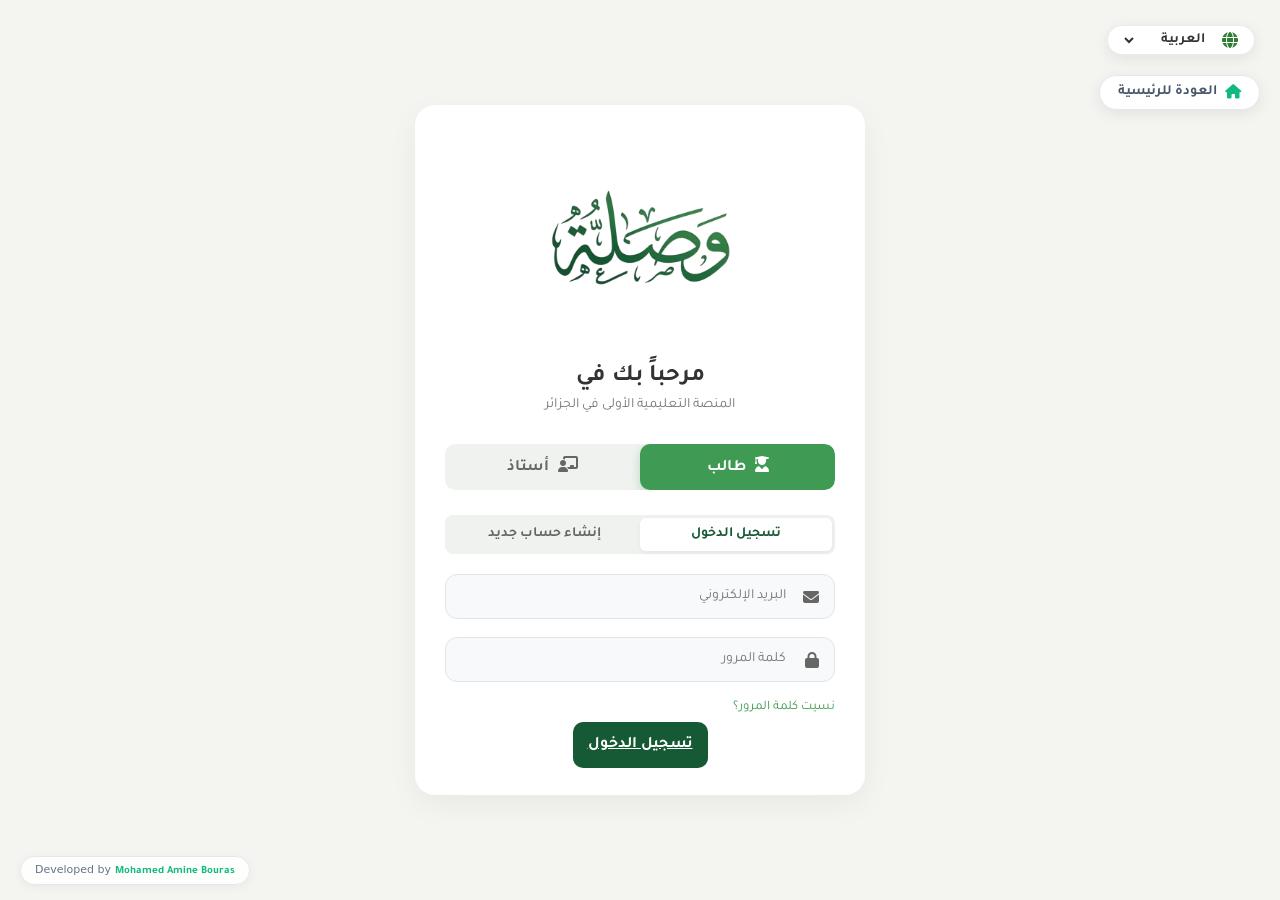
<file: index.html>
<!DOCTYPE html>
<html lang="ar" dir="rtl">
<head>
    <meta charset="UTF-8">
    <meta name="viewport" content="width=device-width, initial-scale=1.0">
    <title>وصلة - تسجيل الدخول</title>
    <link rel="icon" type="image/png" href="assets/icons/icon.png">
    <link rel="stylesheet" href="css/style.css">
    <!-- مكتبة الأيقونات -->
    <link rel="stylesheet" href="https://cdnjs.cloudflare.com/ajax/libs/font-awesome/6.5.1/css/all.min.css">
</head>
<body>

    <!-- قائمة اختيار اللغة العصرية والثابتة -->
    <!-- أدوات أعلى الصفحة: الترجمة وزر العودة -->
    <div class="top-nav-controls">
        <!-- 1. قائمة اختيار اللغة -->
        <div class="lang-switcher">
            <div class="lang-container-box">
                <i class="fa-solid fa-globe"></i>
                <select id="custom-lang-select">
                    <option value="ar">العربية</option>
                    <option value="en">English</option>
                    <option value="fr">Français</option>
                </select>
            </div>
        </div>

        <!-- 2. زر العودة للرئيسية (تحت الترجمة مباشرة بنفس الستايل) -->
        <a href="landing.html" class="back-home-float">
            <i class="fa-solid fa-house"></i>
            <span data-i18n="back_to_home">العودة للرئيسية</span>
        </a>
    </div>

    <div class="login-container">
        <!-- الشعار -->
        <div class="logo-box">
            <img src="assets/images/logo.png" id="main-logo" alt="شعار منصة وصلة" draggable="false">
            <h2 data-i18n="welcome_title">مرحباً بك في <span>وصلة</span></h2>
            <p data-i18n="welcome_desc">المنصة التعليمية الأولى في الجزائر</p>
        </div>

        <!-- أزرار التبديل الرئيسية (طالب / أستاذ) -->
        <div class="toggle-buttons">
            <button id="btn-student" class="active" onclick="switchRole('student')">
                <i class="fa-solid fa-user-graduate"></i> <span data-i18n="student_tab">طالب</span>
            </button>
            <button id="btn-teacher" onclick="switchRole('teacher')">
                <i class="fa-solid fa-chalkboard-user"></i> <span data-i18n="teacher_tab">أستاذ</span>
            </button>
        </div>

        <!-- ================= قسم الطالب ================= -->
        <div id="section-student" class="role-section active-section">
            <!-- تبديل فرعي (دخول / إنشاء حساب) -->
            <div class="sub-toggle">
                <button id="btn-student-login" class="sub-btn active" onclick="switchStudentMode('login')" data-i18n="sub_login">تسجيل الدخول</button>
                <button id="btn-student-register" class="sub-btn" onclick="switchStudentMode('register')" data-i18n="sub_student_register">إنشاء حساب جديد</button>
            </div>

            <!-- 1. نموذج تسجيل دخول الطالب -->
            <form id="form-student-login" class="auth-form active-sub-form">
                <div class="input-group">
                    <i class="fa-solid fa-envelope"></i>
                    <input type="email" placeholder="البريد الإلكتروني" data-i18n="email_placeholder" required>
                </div>
                <div class="input-group">
                    <i class="fa-solid fa-lock"></i>
                    <input type="password" placeholder="كلمة المرور" data-i18n="password_placeholder" required>
                </div>
                <a href="#" class="forgot-password" data-i18n="forgot_pass">نسيت كلمة المرور؟</a>
                <a href="courses.html" class="submit-btn" data-i18n="btn_login">تسجيل الدخول</a>
            </form>

            <!-- 2. نموذج إنشاء حساب الطالب -->
            <form id="form-student-register" class="auth-form">
                <div class="input-group">
                    <i class="fa-solid fa-user"></i>
                    <input type="text" placeholder="الاسم الكامل" data-i18n="fullname_placeholder" required>
                </div>
                <div class="input-group">
                    <i class="fa-solid fa-envelope"></i>
                    <input type="email" placeholder="البريد الإلكتروني" data-i18n="email_placeholder" required>
                </div>
                <div class="input-group">
                    <i class="fa-solid fa-lock"></i>
                    <input type="password" placeholder="كلمة المرور الجديدة" data-i18n="new_password_placeholder" required>
                </div>

                <!-- المرحلة التعليمية -->
                <div class="input-group">
                    <i class="fa-solid fa-graduation-cap"></i>
                    <select id="educational-level" class="dynamic-select" required>
                        <option value="" disabled selected data-i18n="edu_level_default">اختر المرحلة التعليمية</option>
                        <option value="bac" data-i18n="edu_bac">تعليم ثانوي (شعب الباكالوريا)</option>
                        <option value="univ" data-i18n="edu_univ">تعليم جامعي (التخصصات الجامعية)</option>
                        <option value="grandes_ecoles" data-i18n="edu_grandes_ecoles">المدارس العليا (Grandes Écoles)</option>
                    </select>
                </div>

                <!-- صندوق البحث والقائمة الظاهرة مباشرة في الأسفل -->
                <div class="specialty-box-wrapper" id="specialty-box-wrapper" style="display: none;">
                    <label class="specialty-label" data-i18n="select_specialty_label">اختر التخصص أو الشعبة:</label>
                    <div class="input-group specialty-search-group">
                        <i class="fa-solid fa-search"></i>
<input type="text" id="specialty-search-input" placeholder="ابحث عن التخصص أو الشعبة..." data-i18n="search_specialty_placeholder" autocomplete="off">                    </div>
                    <div class="specialty-scroll-list" id="specialty-options-list">
                        <!-- تُعبأ العناصر ديناميكياً هنا -->
                    </div>
                    <!-- حقل مخفي لضمان إرسال القيمة المختارة مع النموذج -->
                    <input type="hidden" id="specialty-hidden-input" required>
                </div>

                <button type="submit" class="submit-btn" data-i18n="btn_complete_reg">إتمام التسجيل</button>
            </form>
        </div>


        <!-- ================= قسم الأستاذ ================= -->
        <div id="section-teacher" class="role-section">
            <!-- تبديل فرعي (دخول / إنشاء حساب) -->
            <div class="sub-toggle">
                <button id="btn-teacher-login" class="sub-btn active" onclick="switchTeacherMode('login')" data-i18n="sub_login">تسجيل الدخول</button>
                <button id="btn-teacher-register" class="sub-btn" onclick="switchTeacherMode('register')" data-i18n="sub_teacher_register">إنشاء حساب أستاذ</button>
            </div>

            <!-- 1. نموذج تسجيل دخول الأستاذ -->
            <form id="form-teacher-login" class="auth-form active-sub-form">
                <div class="input-group">
                    <i class="fa-solid fa-envelope"></i>
                    <input type="email" placeholder="البريد الإلكتروني للأستاذ" data-i18n="teacher_email_placeholder" required>
                </div>
                <div class="input-group">
                    <i class="fa-solid fa-lock"></i>
                    <input type="password" placeholder="كلمة المرور" data-i18n="password_placeholder" required>
                </div>
                <a href="#" class="forgot-password" data-i18n="forgot_pass">نسيت كلمة المرور؟</a>
                <button type="submit" class="submit-btn" data-i18n="btn_teacher_dashboard">دخول لوحة الأستاذ</button>
            </form>

            <!-- 2. نموذج إنشاء حساب الأستاذ -->
            <form id="form-teacher-register" class="auth-form">
                <div class="input-group">
                    <i class="fa-solid fa-user"></i>
                    <input type="text" placeholder="الاسم الكامل للأستاذ" data-i18n="teacher_fullname_placeholder" required>
                </div>
                <div class="input-group">
                    <i class="fa-solid fa-envelope"></i>
                    <input type="email" placeholder="البريد الإلكتروني" data-i18n="email_placeholder" required>
                </div>
                <div class="input-group">
                    <i class="fa-solid fa-lock"></i>
                    <input type="password" placeholder="كلمة المرور" data-i18n="password_placeholder" required>
                </div>
                <div class="input-group highlight-input">
                    <i class="fa-solid fa-key"></i>
                    <input type="text" placeholder="كود التفعيل (من الإدارة)" data-i18n="code_placeholder" required>
                </div>
                <button type="submit" class="submit-btn" data-i18n="btn_create_teacher">إنشاء حساب أستاذ جديد</button>
            </form>
        </div>

    </div>

    <!-- ملفات الجافاسكريفت -->
    <script src="js/translations.js"></script>
    <script src="js/i18n.js"></script>
    <script src="js/main.js"></script>
    <!-- حقوق المطور -->

<script>
    document.querySelectorAll('form').forEach(function(form) {
        form.addEventListener('submit', function(e) {
            e.preventDefault();
            window.location.href = 'courses.html';
        });
    });
</script>

</body>
</html>
</file>
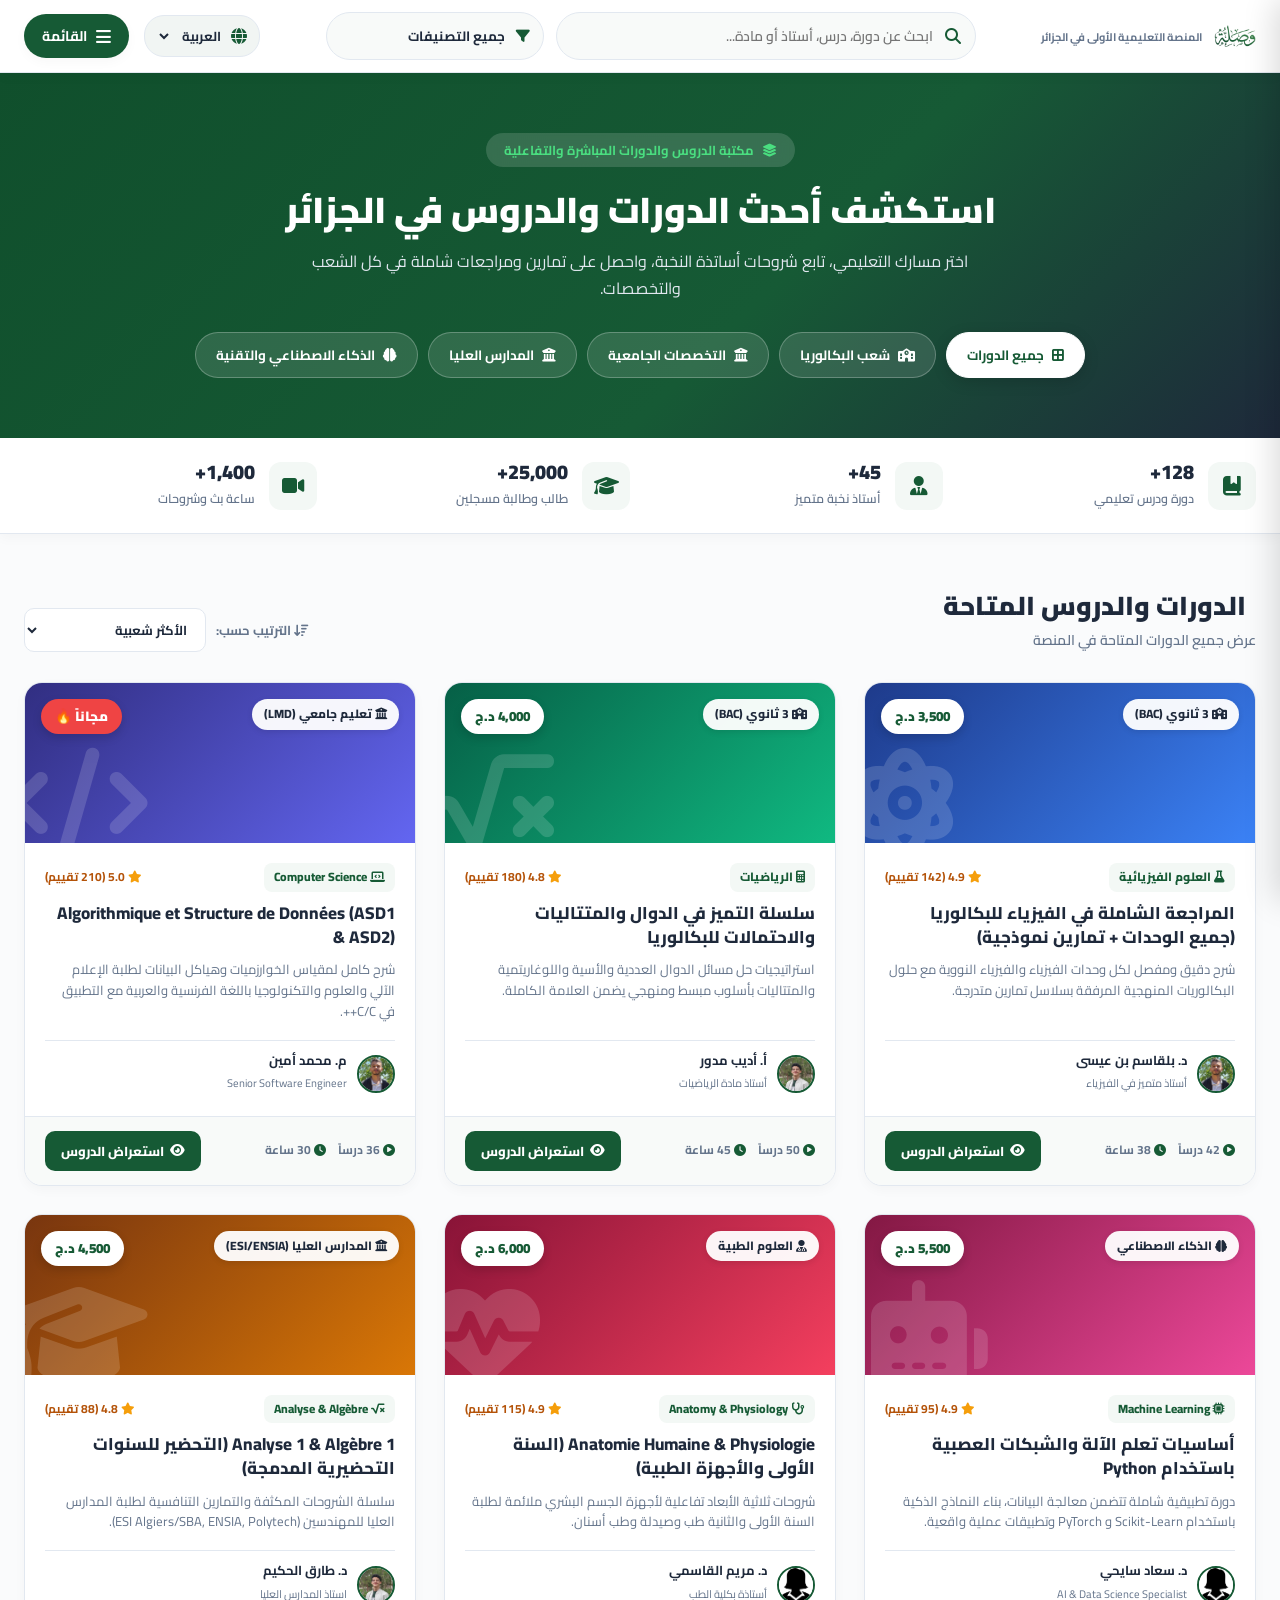
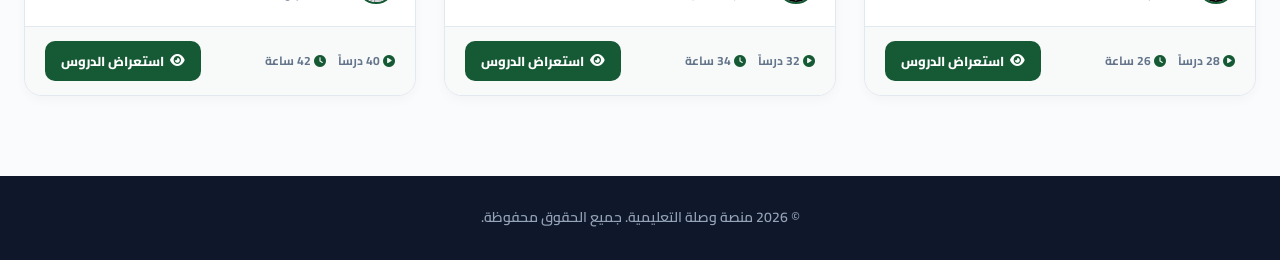
<file: courses.html>
<!DOCTYPE html>
<html lang="ar" dir="rtl">
<head>
    <meta charset="UTF-8">
    <meta name="viewport" content="width=device-width, initial-scale=1.0">
    <title>منصة وصلة - استكشاف الدورات والدروس</title>
    <link rel="icon" type="image/png" href="assets/icons/icon.png">
    <link href="https://fonts.googleapis.com/css2?family=Cairo:wght@400;600;700;800;900&display=swap" rel="stylesheet">
    <link rel="stylesheet" href="https://cdnjs.cloudflare.com/ajax/libs/font-awesome/6.5.1/css/all.min.css">
    <link rel="stylesheet" href="css/courses.css">
</head>
<body>

    <!-- ================= الشريط العلوي (Top Toolbar) ================= -->
    <header class="navbar courses-navbar">
        <div class="nav-container courses-nav-container">
            
            <!-- 1. الشعار واسم الصفحة -->
            <a href="landing.html" class="brand-logo">
                <img src="assets/images/logo.png" alt="شعار وصلة" class="nav-logo-img" draggable="false">
                <div class="logo-text">
                    <span data-i18n="logo_sub">تصفح الدورات والدروس</span>
                </div>
            </a>

            <!-- 2. شريط البحث والتصنيفات في الوسط -->
            <div class="toolbar-center">
                <div class="search-box">
                    <i class="fa-solid fa-magnifying-glass search-icon"></i>
                    <input type="text" id="course-search-input" placeholder="ابحث عن دورة، درس، أستاذ أو مادة..." autocomplete="off">
                    <button class="clear-search-btn" id="clear-search-btn" title="مسح البحث" style="display: none;">
                        <i class="fa-solid fa-xmark"></i>
                    </button>
                </div>

                <div class="category-select-wrapper">
                    <i class="fa-solid fa-filter filter-icon"></i>
                    <select id="top-category-select">
                        <option value="all">جميع التصنيفات</option>
                        <option value="bac">تعليم ثانوي (البكالوريا)</option>
                        <option value="univ">تعليم جامعي (التخصصات)</option>
                        <option value="grandes_ecoles">المدارس العليا</option>
                        <option value="ai_tech">الذكاء الاصطناعي والبرمجة</option>
                    </select>
                </div>
            </div>

            <!-- 3. الأدوات العلوية وزر القائمة العلوية الثلاثية (Hamburger) -->
            <div class="nav-actions">
                <div class="lang-selector">
                    <i class="fa-solid fa-globe"></i>
                    <select id="custom-lang-select">
                        <option value="ar">العربية</option>
                        <option value="fr">Français</option>
                        <option value="en">English</option>
                    </select>
                </div>

                <!-- زر القائمة الجانبية Hamburger (3 bars) في أعلى اليمين -->
                <button class="hamburger-btn" id="hamburger-btn" aria-label="فتح القائمة الجانبية" title="القائمة الجانبية">
                    <i class="fa-solid fa-bars"></i>
                    <span class="hamburger-label">القائمة</span>
                </button>
            </div>

        </div>
    </header>


    <!-- ================= اللوحة الجانبية (Side Panel / Drawer) ================= -->
    <div class="side-panel-overlay" id="side-panel-overlay"></div>
    
    <aside class="side-panel" id="side-panel">
        <div class="panel-header">
            <div class="panel-brand">
                <i class="fa-solid fa-graduation-cap"></i>
                <h3>وصلة التعليمية</h3>
            </div>
            <button class="close-panel-btn" id="close-panel-btn" aria-label="إغلاق القائمة">&times;</button>
        </div>

        <!-- أزرار اختيار صفة المستخدم لتجربة القائمة الجانبية -->
        <div class="role-selector-bar">
            <span class="role-selector-title"><i class="fa-solid fa-user-gear"></i> وضع المعاينة:</span>
            <div class="role-pills">
                <button class="role-pill active" data-role="guest" onclick="switchSidePanelRole('guest')">زائر</button>
                <button class="role-pill" data-role="student" onclick="switchSidePanelRole('student')">طالب</button>
                <button class="role-pill" data-role="teacher" onclick="switchSidePanelRole('teacher')">أستاذ</button>
            </div>
        </div>

        <div class="panel-body">

            <!-- 1. محتوى حالة الزائر (غير مسجل) -->
            <div class="panel-role-section panel-role-guest active-role-view">
                <div class="guest-card">
                    <div class="guest-icon"><i class="fa-solid fa-circle-user"></i></div>
                    <h4>مرحباً بك في منصة وصلة</h4>
                    <p>قم بتسجيل الدخول أو إنشاء حساب جديد للوصول إلى دوراتك، تتبع تقدمك أو إدارة دروسك كأستاذ.</p>
                    <div class="guest-actions">
                        <a href="index.html" class="panel-btn panel-btn-primary">
                            <i class="fa-solid fa-right-to-bracket"></i> تسجيل الدخول
                        </a>
                        <a href="index.html" class="panel-btn panel-btn-secondary">
                            <i class="fa-solid fa-user-plus"></i> إنشاء حساب جديد
                        </a>
                    </div>
                </div>

                <div class="panel-divider"></div>

                <ul class="panel-menu">
                    <li><a href="landing.html"><i class="fa-solid fa-house"></i> الرئيسية</a></li>
                    <li><a href="#" onclick="filterCoursesByCategory('all'); closeSidePanel();"><i class="fa-solid fa-book"></i> جميع الدورات والدروس</a></li>
                    <li><a href="landing.html#pricingModal"><i class="fa-solid fa-gem"></i> خطط الاشتراكات</a></li>
                </ul>
            </div>

            <!-- 2. محتوى خيارات الطالب (Student Options) -->
            <div class="panel-role-section panel-role-student">
                <div class="user-profile-badge">
                    <div class="user-avatar"><i class="fa-solid fa-user-graduate"></i></div>
                    <div class="user-info">
                        <h4>أحمد بن محمد</h4>
                        <span class="user-tag student-tag"><i class="fa-solid fa-check-circle"></i> حساب طالب (علوم تجريبية)</span>
                    </div>
                </div>

                <div class="panel-section-title">خيارات الطالب</div>

                <ul class="panel-menu student-menu">
                    <li>
                        <a href="#" onclick="openPanelFeature('student-courses')">
                            <i class="fa-solid fa-book-open icon-accent"></i>
                            <span>دوراتي</span>
                            <span class="menu-badge">4 دورات</span>
                        </a>
                    </li>
                    <li>
                        <a href="#" onclick="openPanelFeature('student-progress')">
                            <i class="fa-solid fa-chart-line icon-accent"></i>
                            <span>تقدّمي الدراسي</span>
                            <span class="menu-badge badge-green">78%</span>
                        </a>
                    </li>
                    <li>
                        <a href="#" onclick="openPanelFeature('student-purchases')">
                            <i class="fa-solid fa-bag-shopping icon-accent"></i>
                            <span>مشترياتي</span>
                        </a>
                    </li>
                    <li>
                        <a href="#" onclick="openPanelFeature('settings')">
                            <i class="fa-solid fa-gear icon-accent"></i>
                            <span>الإعدادات</span>
                        </a>
                    </li>
                    <li>
                        <a href="#" onclick="openPanelFeature('profile')">
                            <i class="fa-solid fa-user icon-accent"></i>
                            <span>ملفي الشخصي</span>
                        </a>
                    </li>
                </ul>

                <div class="panel-divider"></div>

                <a href="index.html" class="panel-logout-btn">
                    <i class="fa-solid fa-right-from-bracket"></i> تسجيل الخروج
                </a>
            </div>

            <!-- 3. محتوى خيارات الأستاذ (Teacher Options) -->
            <div class="panel-role-section panel-role-teacher">
                <div class="user-profile-badge teacher-badge-bg">
                    <div class="user-avatar teacher-avatar"><i class="fa-solid fa-chalkboard-user"></i></div>
                    <div class="user-info">
                        <h4>د. بلقاسم بن عيسى</h4>
                        <span class="user-tag teacher-tag"><i class="fa-solid fa-award"></i> أستاذ معتمد (فيزياء ورياضيات)</span>
                    </div>
                </div>

                <div class="panel-section-title">خيارات الأستاذ</div>

                <ul class="panel-menu teacher-menu">
                    <li>
                        <a href="teacher.html">
                            <i class="fa-solid fa-gauge-high icon-teacher"></i>
                            <span>لوحة التحكم والإحصائيات</span>
                            <span class="menu-badge badge-gold">التحليلات</span>
                        </a>
                    </li>
                    <li>
                        <a href="#" onclick="openPanelFeature('teacher-courses')">
                            <i class="fa-solid fa-chalkboard-user icon-teacher"></i>
                            <span>دوراتي</span>
                            <span class="menu-badge">6 دورات</span>
                        </a>
                    </li>
                    <li>
                        <a href="#" onclick="openPanelFeature('profile')">
                            <i class="fa-solid fa-user-tie icon-teacher"></i>
                            <span>ملفي الشخصي</span>
                        </a>
                    </li>
                    <li>
                        <a href="#" onclick="openPanelFeature('teacher-earnings')">
                            <i class="fa-solid fa-sack-dollar icon-teacher"></i>
                            <span>الأرباح والسحوبات</span>
                            <span class="menu-badge badge-green">145,000 د.ج</span>
                        </a>
                    </li>
                </ul>

                <div class="panel-divider"></div>

                <a href="index.html" class="panel-logout-btn">
                    <i class="fa-solid fa-right-from-bracket"></i> تسجيل الخروج
                </a>
            </div>

        </div>

        <div class="panel-footer">
            <p>© 2026 منصة وصلة التعليمية</p>
        </div>
    </aside>


    <!-- ================= قسم الهيرو والتصفح (Courses Hero Banner) ================= -->
    <section class="courses-hero">
        <div class="courses-hero-container">
            <div class="hero-chip">
                <i class="fa-solid fa-layer-group"></i>
                <span>مكتبة الدروس والدورات المباشرة والتفاعلية</span>
            </div>
            <h1>استكشف أحدث الدورات والدروس في الجزائر</h1>
            <p>اختر مسارك التعليمي، تابع شروحات أساتذة النخبة، واحصل على تمارين ومراجعات شاملة في كل الشعب والتخصصات.</p>

            <!-- شريط التصنيفات السريعة (Filter Chips) -->
            <div class="filter-chips">
                <button class="chip-btn active" data-filter="all" onclick="filterCoursesByCategory('all')">
                    <i class="fa-solid fa-border-all"></i> جميع الدورات
                </button>
                <button class="chip-btn" data-filter="bac" onclick="filterCoursesByCategory('bac')">
                    <i class="fa-solid fa-school"></i> شعب البكالوريا
                </button>
                <button class="chip-btn" data-filter="univ" onclick="filterCoursesByCategory('univ')">
                    <i class="fa-solid fa-university"></i> التخصصات الجامعية
                </button>
                <button class="chip-btn" data-filter="grandes_ecoles" onclick="filterCoursesByCategory('grandes_ecoles')">
                    <i class="fa-solid fa-building-columns"></i> المدارس العليا
                </button>
                <button class="chip-btn" data-filter="ai_tech" onclick="filterCoursesByCategory('ai_tech')">
                    <i class="fa-solid fa-brain"></i> الذكاء الاصطناعي والتقنية
                </button>
            </div>
        </div>
    </section>


    <!-- ================= شريط الإحصائيات السريعة ================= -->
    <section class="stats-bar-section">
        <div class="stats-bar-container">
            <div class="stat-item">
                <div class="stat-icon"><i class="fa-solid fa-book-bookmark"></i></div>
                <div class="stat-text">
                    <strong id="total-courses-count">128+</strong>
                    <span>دورة ودرس تعليمي</span>
                </div>
            </div>
            <div class="stat-item">
                <div class="stat-icon"><i class="fa-solid fa-user-tie"></i></div>
                <div class="stat-text">
                    <strong>45+</strong>
                    <span>أستاذ نخبة متميز</span>
                </div>
            </div>
            <div class="stat-item">
                <div class="stat-icon"><i class="fa-solid fa-graduation-cap"></i></div>
                <div class="stat-text">
                    <strong>25,000+</strong>
                    <span>طالب وطالبة مسجلين</span>
                </div>
            </div>
            <div class="stat-item">
                <div class="stat-icon"><i class="fa-solid fa-video"></i></div>
                <div class="stat-text">
                    <strong>1,400+</strong>
                    <span>ساعة بث وشروحات</span>
                </div>
            </div>
        </div>
    </section>


    <!-- ================= معرض الدورات والدروس المتاحة (Courses Grid) ================= -->
    <main class="main-courses-container">
        
        <div class="section-title-wrapper">
            <div class="title-right">
                <h2><i class="fa-solid fa-sparkles icon-emerald"></i> الدورات والدروس المتاحة</h2>
                <p id="search-result-status">عرض جميع الدورات المتاحة في المنصة</p>
            </div>
            <div class="view-sort-actions">
                <span class="sort-label"><i class="fa-solid fa-arrow-down-wide-short"></i> الترتيب حسب:</span>
                <select id="sort-courses-select" onchange="sortCoursesList(this.value)">
                    <option value="popular">الأكثر شعبية</option>
                    <option value="rating">الأعلى تقييماً</option>
                    <option value="newest">الأحدث إضافة</option>
                    <option value="price-low">السعر: من الأقل للأعلى</option>
                </select>
            </div>
        </div>

        <!-- شبكة الدورات -->
        <div class="courses-grid" id="courses-grid">
            
            <!-- دورة 1: الفيزياء - بكالوريا -->
            <article class="course-card" data-category="bac" data-price="3500" data-rating="4.9" data-popularity="98">
                <div class="course-thumb thumb-phy">
                    <span class="level-tag tag-bac"><i class="fa-solid fa-school"></i> 3 ثانوي (BAC)</span>
                    <span class="price-badge">3,500 د.ج</span>
                    <i class="fa-solid fa-atom course-bg-icon"></i>
                </div>
                <div class="course-body">
                    <div class="course-meta-top">
                        <span class="subject-chip"><i class="fa-solid fa-flask"></i> العلوم الفيزيائية</span>
                        <span class="rating-stars"><i class="fa-solid fa-star"></i> 4.9 (142 تقييم)</span>
                    </div>
                    <h3 class="course-title">المراجعة الشاملة في الفيزياء للبكالوريا (جميع الوحدات + تمارين نموذجية)</h3>
                    <p class="course-desc">شرح دقيق ومفصل لكل وحدات الفيزياء والفيزياء النووية مع حلول البكالوريات المنهجية المرفقة بسلاسل تمارين متدرجة.</p>
                    <div class="teacher-info">
                        <img src="assets/images/dev1.png" alt="أستاذ الفيزياء" class="teacher-img">
                        <div>
                            <strong>د. بلقاسم بن عيسى</strong>
                            <small>أستاذ متميز في الفيزياء</small>
                        </div>
                    </div>
                </div>
                <div class="course-footer">
                    <div class="course-details-pills">
                        <span><i class="fa-solid fa-circle-play"></i> 42 درساً</span>
                        <span><i class="fa-solid fa-clock"></i> 38 ساعة</span>
                    </div>
                    <button class="btn-view-course" onclick="openCoursePreview('phys_bac')">
                        <i class="fa-solid fa-eye"></i> استعراض الدروس
                    </button>
                </div>
            </article>

            <!-- دورة 2: الرياضيات - بكالوريا -->
            <article class="course-card" data-category="bac" data-price="4000" data-rating="4.8" data-popularity="95">
                <div class="course-thumb thumb-math">
                    <span class="level-tag tag-bac"><i class="fa-solid fa-school"></i> 3 ثانوي (BAC)</span>
                    <span class="price-badge">4,000 د.ج</span>
                    <i class="fa-solid fa-square-root-variable course-bg-icon"></i>
                </div>
                <div class="course-body">
                    <div class="course-meta-top">
                        <span class="subject-chip"><i class="fa-solid fa-calculator"></i> الرياضيات</span>
                        <span class="rating-stars"><i class="fa-solid fa-star"></i> 4.8 (180 تقييم)</span>
                    </div>
                    <h3 class="course-title">سلسلة التميز في الدوال والمتتاليات والاحتمالات للبكالوريا</h3>
                    <p class="course-desc">استراتيجيات حل مسائل الدوال العددية والأسية واللوغاريتمية والمتتاليات بأسلوب مبسط ومنهجي يضمن العلامة الكاملة.</p>
                    <div class="teacher-info">
                        <img src="assets/images/dev3.png" alt="أستاذ الرياضيات" class="teacher-img">
                        <div>
                            <strong>أ. أديب مدور</strong>
                            <small>أستاذ مادة الرياضيات</small>
                        </div>
                    </div>
                </div>
                <div class="course-footer">
                    <div class="course-details-pills">
                        <span><i class="fa-solid fa-circle-play"></i> 50 درساً</span>
                        <span><i class="fa-solid fa-clock"></i> 45 ساعة</span>
                    </div>
                    <button class="btn-view-course" onclick="openCoursePreview('math_bac')">
                        <i class="fa-solid fa-eye"></i> استعراض الدروس
                    </button>
                </div>
            </article>

            <!-- دورة 3: الإعلام الآلي والخوارزميات - جامعة -->
            <article class="course-card" data-category="univ" data-price="0" data-rating="5.0" data-popularity="100">
                <div class="course-thumb thumb-cs">
                    <span class="level-tag tag-univ"><i class="fa-solid fa-university"></i> تعليم جامعي (LMD)</span>
                    <span class="price-badge free-badge">مجاناً 🔥</span>
                    <i class="fa-solid fa-code course-bg-icon"></i>
                </div>
                <div class="course-body">
                    <div class="course-meta-top">
                        <span class="subject-chip"><i class="fa-solid fa-laptop-code"></i> Computer Science</span>
                        <span class="rating-stars"><i class="fa-solid fa-star"></i> 5.0 (210 تقييم)</span>
                    </div>
                    <h3 class="course-title">Algorithmique et Structure de Données (ASD1 & ASD2)</h3>
                    <p class="course-desc">شرح كامل لمقياس الخوارزميات وهياكل البيانات لطلبة الإعلام الآلي والعلوم والتكنولوجيا باللغة الفرنسية والعربية مع التطبيق في C/C++.</p>
                    <div class="teacher-info">
                        <img src="assets/images/dev1.png" alt="أستاذ الإعلام الآلي" class="teacher-img">
                        <div>
                            <strong>م. محمد أمين</strong>
                            <small>Senior Software Engineer</small>
                        </div>
                    </div>
                </div>
                <div class="course-footer">
                    <div class="course-details-pills">
                        <span><i class="fa-solid fa-circle-play"></i> 36 درساً</span>
                        <span><i class="fa-solid fa-clock"></i> 30 ساعة</span>
                    </div>
                    <button class="btn-view-course" onclick="openCoursePreview('cs_asd')">
                        <i class="fa-solid fa-eye"></i> استعراض الدروس
                    </button>
                </div>
            </article>

            <!-- دورة 4: الذكاء الاصطناعي - المدارس العليا والتخصصات -->
            <article class="course-card" data-category="ai_tech" data-price="5500" data-rating="4.9" data-popularity="92">
                <div class="course-thumb thumb-ai">
                    <span class="level-tag tag-ge"><i class="fa-solid fa-brain"></i> الذكاء الاصطناعي</span>
                    <span class="price-badge">5,500 د.ج</span>
                    <i class="fa-solid fa-robot course-bg-icon"></i>
                </div>
                <div class="course-body">
                    <div class="course-meta-top">
                        <span class="subject-chip"><i class="fa-solid fa-microchip"></i> Machine Learning</span>
                        <span class="rating-stars"><i class="fa-solid fa-star"></i> 4.9 (95 تقييم)</span>
                    </div>
                    <h3 class="course-title">أساسيات تعلم الآلة والشبكات العصبية باستخدام Python</h3>
                    <p class="course-desc">دورة تطبيقية شاملة تتضمن معالجة البيانات، بناء النماذج الذكية باستخدام Scikit-Learn و PyTorch وتطبيقات عملية واقعية.</p>
                    <div class="teacher-info">
                        <img src="assets/images/dev2.png" alt="أستاذة الذكاء الاصطناعي" class="teacher-img">
                        <div>
                            <strong>د. سعاد سايحي</strong>
                            <small>AI & Data Science Specialist</small>
                        </div>
                    </div>
                </div>
                <div class="course-footer">
                    <div class="course-details-pills">
                        <span><i class="fa-solid fa-circle-play"></i> 28 درساً</span>
                        <span><i class="fa-solid fa-clock"></i> 26 ساعة</span>
                    </div>
                    <button class="btn-view-course" onclick="openCoursePreview('ai_ml')">
                        <i class="fa-solid fa-eye"></i> استعراض الدروس
                    </button>
                </div>
            </article>

            <!-- دورة 5: العلوم الطبية - طب وصيدلة -->
            <article class="course-card" data-category="univ" data-price="6000" data-rating="4.9" data-popularity="89">
                <div class="course-thumb thumb-med">
                    <span class="level-tag tag-univ"><i class="fa-solid fa-user-doctor"></i> العلوم الطبية</span>
                    <span class="price-badge">6,000 د.ج</span>
                    <i class="fa-solid fa-heart-pulse course-bg-icon"></i>
                </div>
                <div class="course-body">
                    <div class="course-meta-top">
                        <span class="subject-chip"><i class="fa-solid fa-stethoscope"></i> Anatomy & Physiology</span>
                        <span class="rating-stars"><i class="fa-solid fa-star"></i> 4.9 (115 تقييم)</span>
                    </div>
                    <h3 class="course-title">Anatomie Humaine & Physiologie (السنة الأولى والأجهزة الطبية)</h3>
                    <p class="course-desc">شروحات ثلاثية الأبعاد تفاعلية لأجهزة الجسم البشري ملائمة لطلبة السنة الأولى والثانية طب وصيدلة وطب أسنان.</p>
                    <div class="teacher-info">
                        <img src="assets/images/dev2.png" alt="أستاذة الطب" class="teacher-img">
                        <div>
                            <strong>د. مريم القاسمي</strong>
                            <small>أستاذة بكلية الطب</small>
                        </div>
                    </div>
                </div>
                <div class="course-footer">
                    <div class="course-details-pills">
                        <span><i class="fa-solid fa-circle-play"></i> 32 درساً</span>
                        <span><i class="fa-solid fa-clock"></i> 34 ساعة</span>
                    </div>
                    <button class="btn-view-course" onclick="openCoursePreview('med_anat')">
                        <i class="fa-solid fa-eye"></i> استعراض الدروس
                    </button>
                </div>
            </article>

            <!-- دورة 6: تحضير مسابقة المدارس العليا (ESI / ENSIA) -->
            <article class="course-card" data-category="grandes_ecoles" data-price="4500" data-rating="4.8" data-popularity="87">
                <div class="course-thumb thumb-ge">
                    <span class="level-tag tag-ge"><i class="fa-solid fa-building-columns"></i> المدارس العليا (ESI/ENSIA)</span>
                    <span class="price-badge">4,500 د.ج</span>
                    <i class="fa-solid fa-graduation-cap course-bg-icon"></i>
                </div>
                <div class="course-body">
                    <div class="course-meta-top">
                        <span class="subject-chip"><i class="fa-solid fa-square-root-variable"></i> Analyse & Algèbre</span>
                        <span class="rating-stars"><i class="fa-solid fa-star"></i> 4.8 (88 تقييم)</span>
                    </div>
                    <h3 class="course-title">Analyse 1 & Algèbre 1 (التحضير للسنوات التحضيرية المدمجة)</h3>
                    <p class="course-desc">سلسلة الشروحات المكثفة والتمارين التنافسية لطلبة المدارس العليا للمهندسين (ESI Algiers/SBA, ENSIA, Polytech).</p>
                    <div class="teacher-info">
                        <img src="assets/images/dev3.png" alt="أستاذ التحليل والرياضيات" class="teacher-img">
                        <div>
                            <strong>د. طارق الحكيم</strong>
                            <small>استاذ المدارس العليا</small>
                        </div>
                    </div>
                </div>
                <div class="course-footer">
                    <div class="course-details-pills">
                        <span><i class="fa-solid fa-circle-play"></i> 40 درساً</span>
                        <span><i class="fa-solid fa-clock"></i> 42 ساعة</span>
                    </div>
                    <button class="btn-view-course" onclick="openCoursePreview('ge_math')">
                        <i class="fa-solid fa-eye"></i> استعراض الدروس
                    </button>
                </div>
            </article>

        </div>

    </main>


    <!-- ================= نافذة استعراض الدروس للدورة (Course Preview Modal) ================= -->
    <div class="modal-overlay" id="coursePreviewModal">
        <div class="modal-card course-modal-card">
            <button class="modal-close" onclick="closeCoursePreview()">&times;</button>
            <div class="modal-header modal-header-emerald">
                <span class="modal-badge-chip" id="modal-course-badge">بكالوريا - علوم تجريبية</span>
                <h2 id="modal-course-title">عنوان الدورة التعليمية</h2>
                <p id="modal-course-teacher"><i class="fa-solid fa-chalkboard-user"></i> الأستاذ: د. بلقاسم بن عيسى</p>
            </div>
            <div class="modal-body-content">
                <div class="course-modal-meta">
                    <div><i class="fa-solid fa-film"></i> <span id="modal-lessons-count">42 درساً</span></div>
                    <div><i class="fa-solid fa-clock"></i> <span id="modal-course-duration">38 ساعة فيديو</span></div>
                    <div><i class="fa-solid fa-file-pdf"></i> ملخصات PDF متاحة للتحميل</div>
                    <div><i class="fa-solid fa-certificate"></i> شهادة إتمام الدورة</div>
                </div>

                <div class="lessons-list-title"><i class="fa-solid fa-list-check"></i> قائمة محتوى الدورة والدروس:</div>
                
                <div class="lessons-accordion" id="modal-lessons-accordion">
                    <!-- تتولى الجافاسكربت تعبئة الدروس حركياً -->
                </div>
            </div>
            <div class="modal-footer">
                <div class="modal-price-tag">
                    <span>السعر النهائي:</span>
                    <strong id="modal-course-price">3,500 د.ج</strong>
                </div>
                <a href="index.html" class="btn-primary modal-action-btn">
                    <i class="fa-solid fa-rocket"></i> اشترك وابدأ التعلم الآن
                </a>
            </div>
        </div>
    </div>


    <!-- ================= نافذة عرض ميزات القائمة الجانبية (Feature Display Modal) ================= -->
    <div class="modal-overlay" id="featureDisplayModal">
        <div class="modal-card feature-modal-card">
            <button class="modal-close" onclick="closeFeatureModal()">&times;</button>
            <div class="modal-header modal-header-feature" id="feature-modal-header">
                <h2 id="feature-modal-title"><i class="fa-solid fa-gauge-high"></i> لوحة التحكم والإحصائيات</h2>
                <p id="feature-modal-subtitle">عرض تحليلات الأستاذ والبيانات المباشرة</p>
            </div>
            <div class="modal-body-content" id="feature-modal-body">
                <!-- تعبئة حركية بحسب الخيار المختار -->
            </div>
            <div class="modal-footer">
                <button class="btn-secondary" onclick="closeFeatureModal()">إغلاق Window</button>
            </div>
        </div>
    </div>


    <!-- ================= الفوتر السفلي ================= -->
    <footer>
        <div class="footer-container">
            <p data-i18n="footer_text">© 2026 منصة وصلة التعليمية. جميع الحقوق محفوظة.</p>
        </div>
    </footer>


    <!-- ================= ملفات الجافاسكريفت ================= -->
    <script src="js/translations.js"></script>
    <script src="js/i18n.js"></script>
    <script src="js/courses.js"></script>

</body>
</html>
</file>
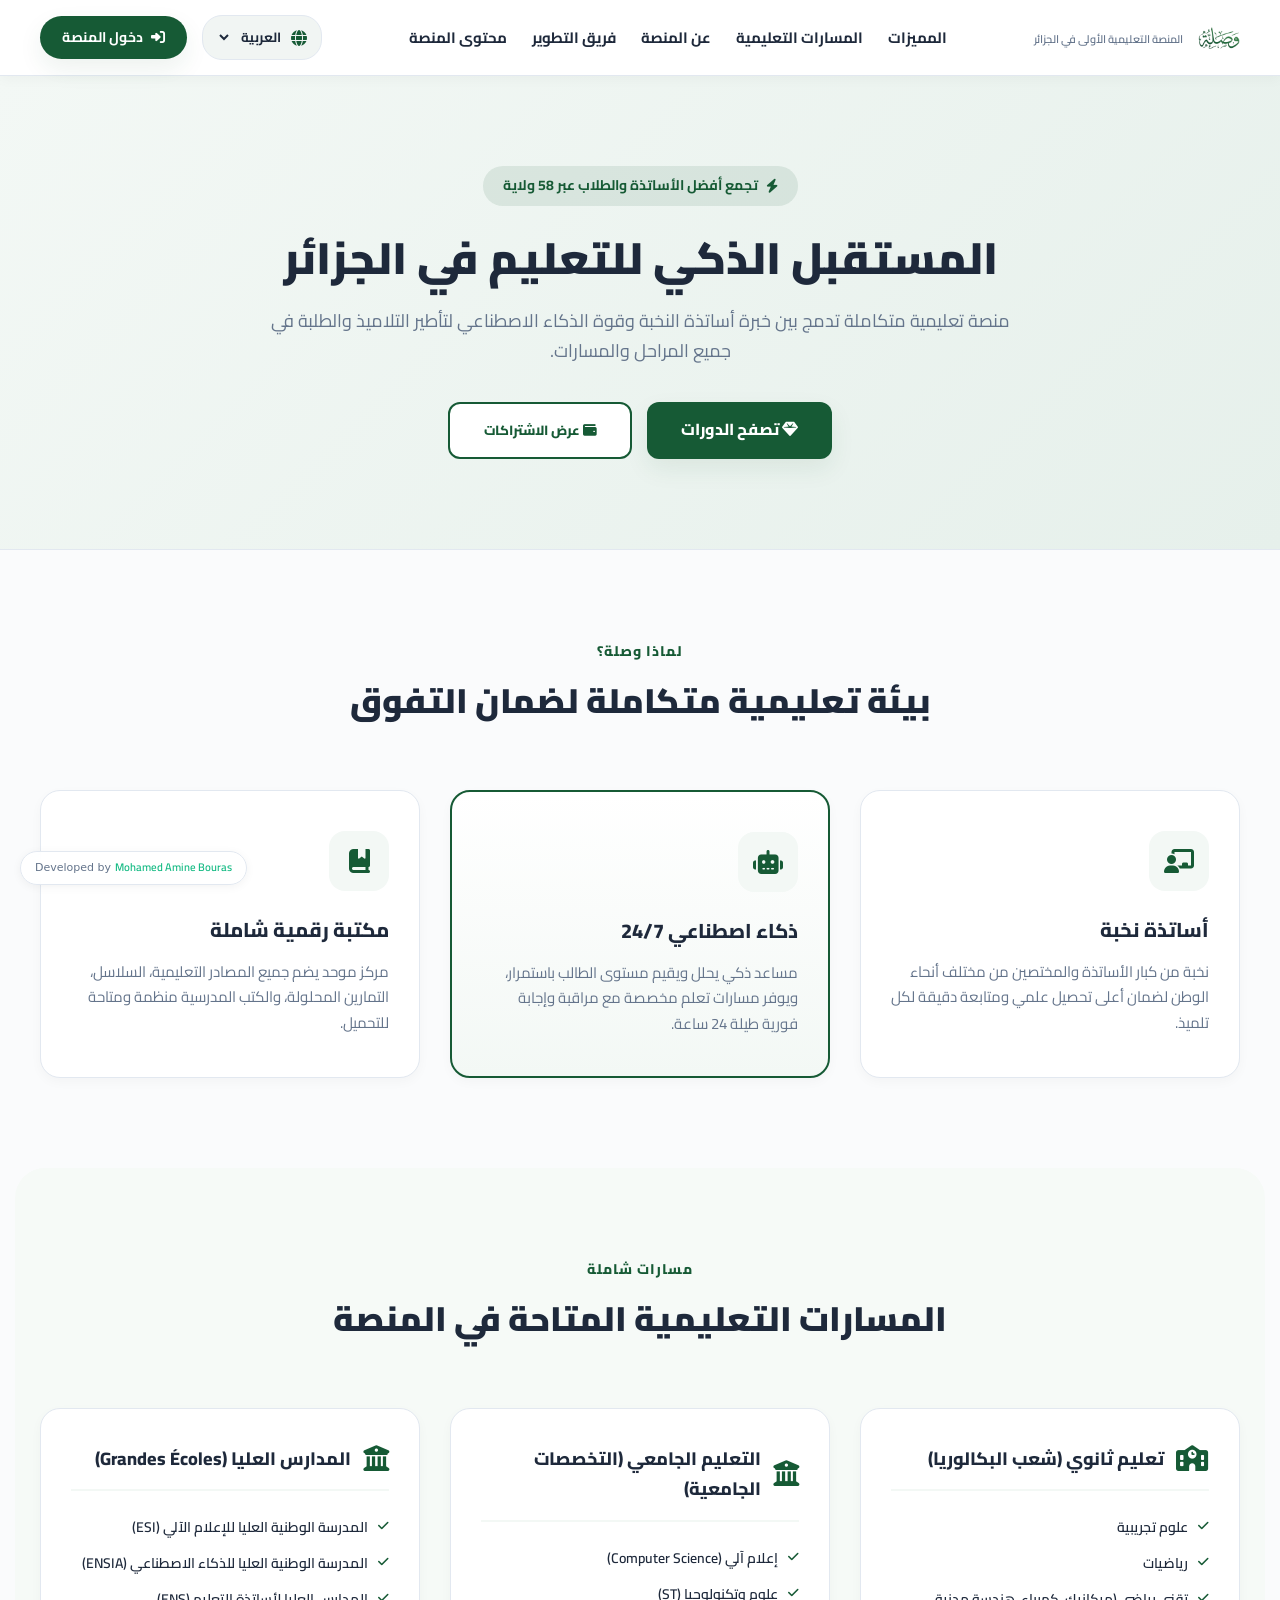
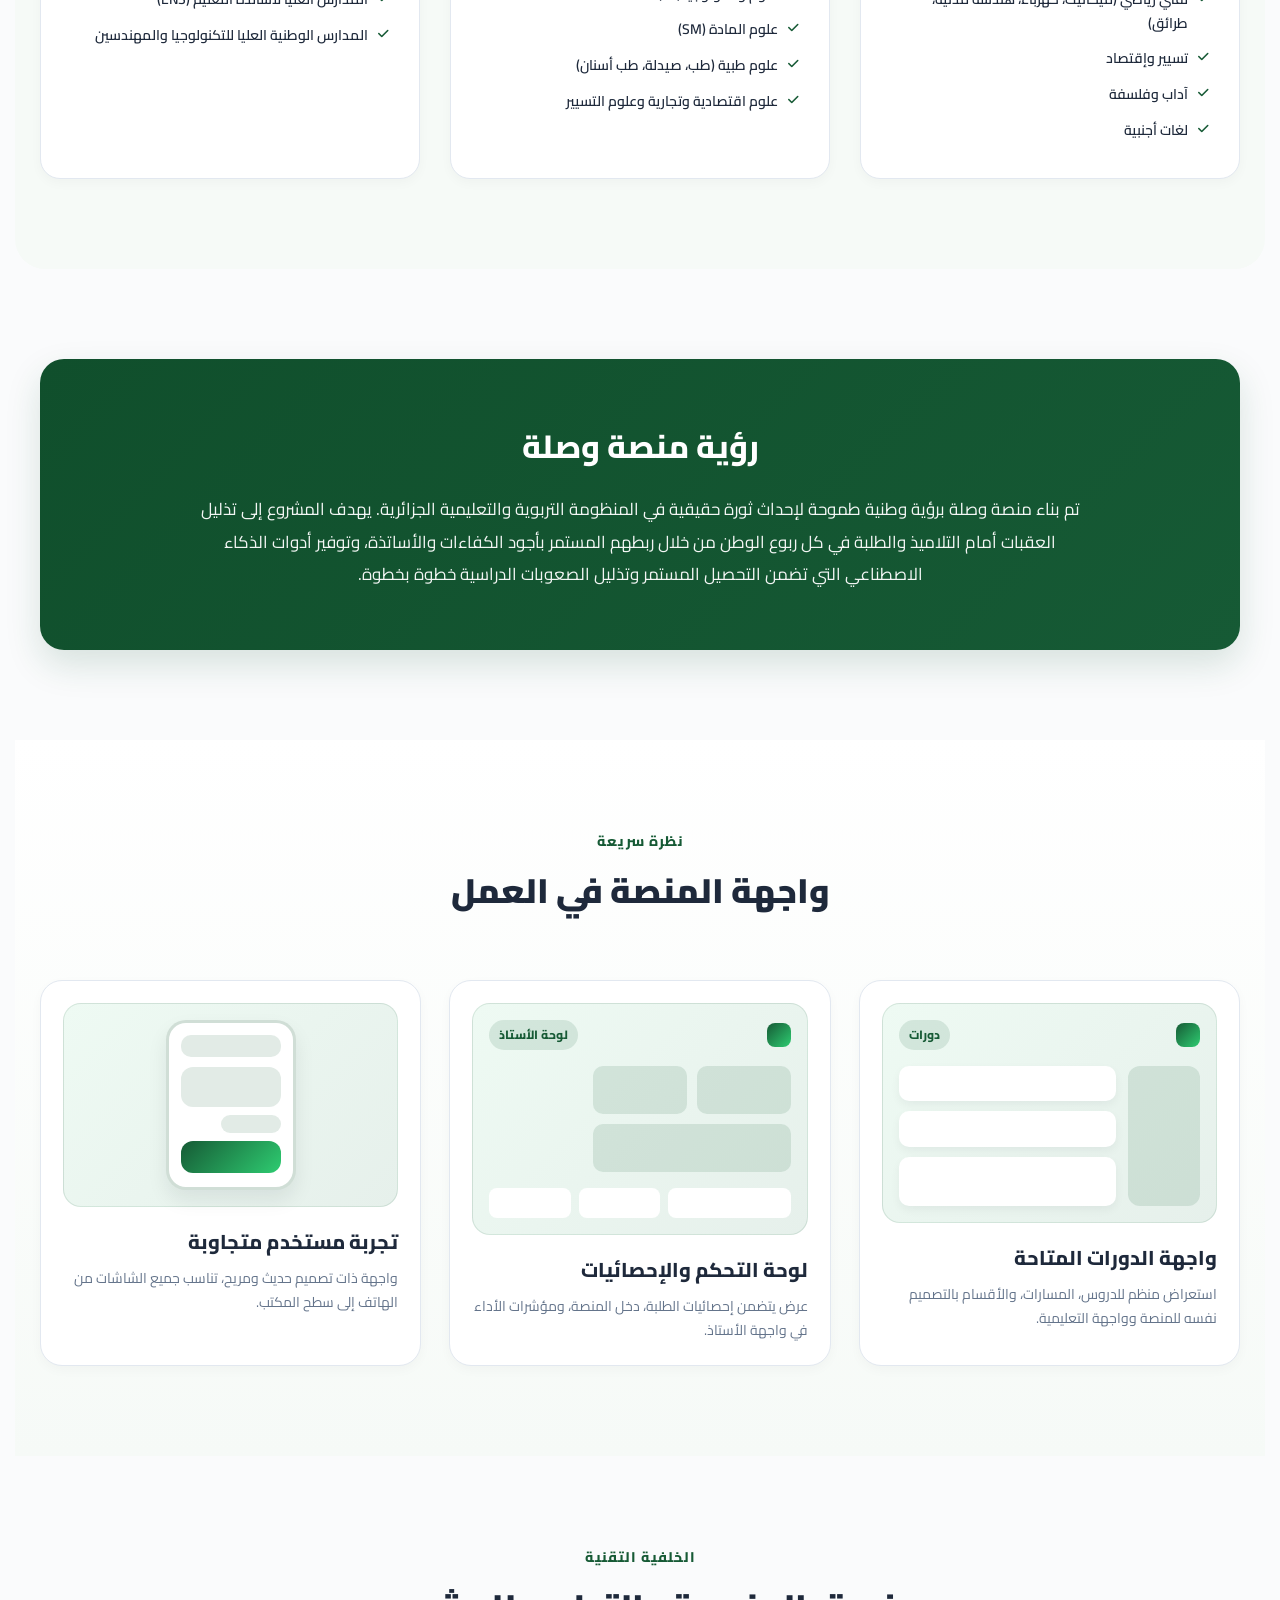
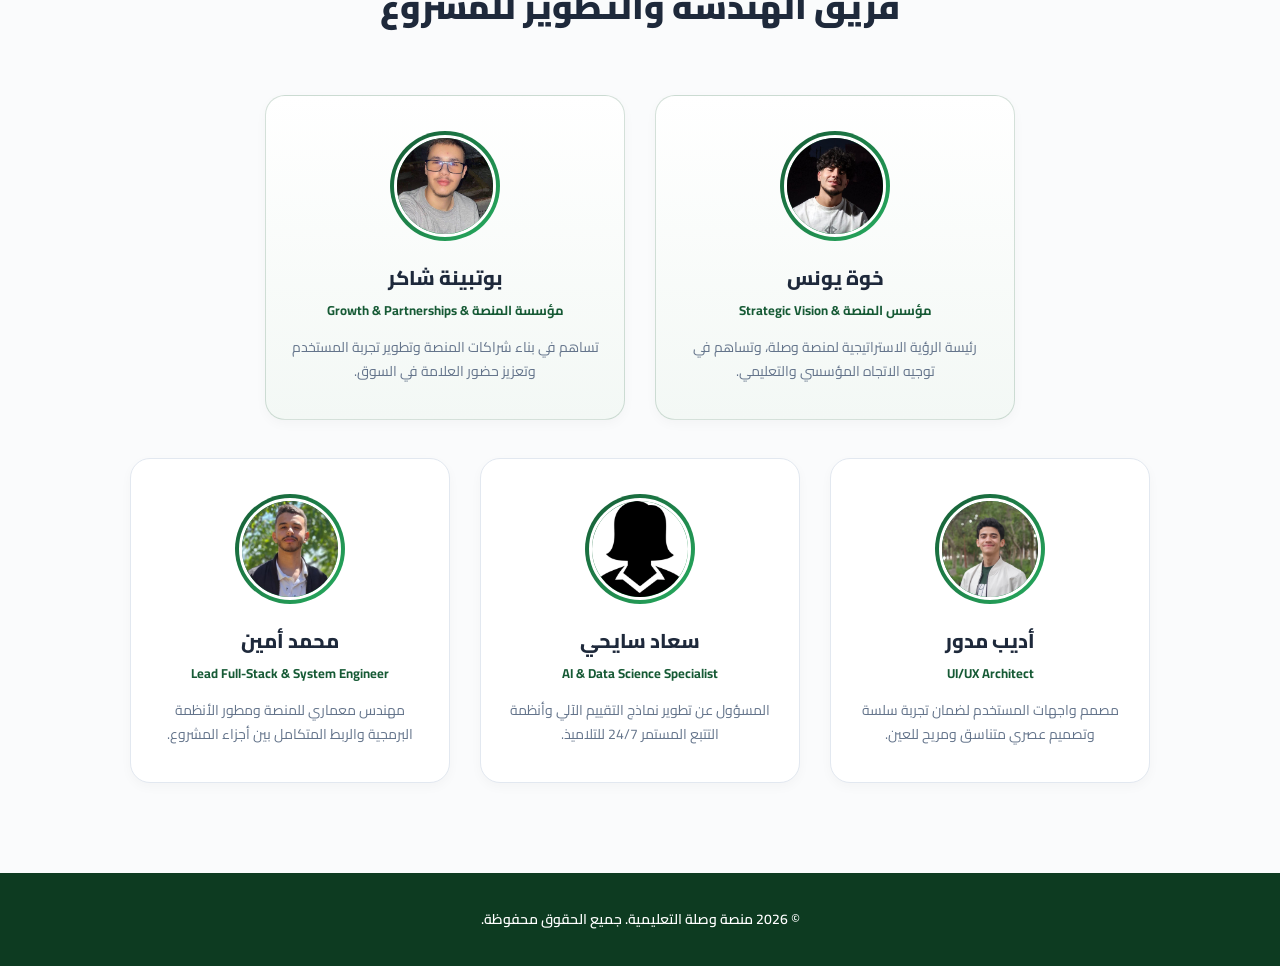
<file: landing.html>
<!DOCTYPE html>
<html lang="ar" dir="rtl">
<head>
    <meta charset="UTF-8">
    <meta name="viewport" content="width=device-width, initial-scale=1.0">
    <title>منصة وصلة - المستقبل الذكي للتعليم في الجزائر</title>
    <link rel="stylesheet" href="css/landing.css">
    <link href="https://fonts.googleapis.com/css2?family=Cairo:wght@400;600;700;800;900&display=swap" rel="stylesheet">
    <link rel="stylesheet" href="https://cdnjs.cloudflare.com/ajax/libs/font-awesome/6.5.1/css/all.min.css">
</head>
<body>

    <!-- الشريط العلوي (Navbar) -->
    <header class="navbar">
        <div class="nav-container">
            <div class="brand-logo">
    <img src="assets/images/logo.png" alt="شعار وصلة" class="nav-logo-img" draggable="false">
    <div class="logo-text">
        <span data-i18n="logo_sub">المنصة التعليمية الأولى في الجزائر</span>
    </div>
</div>

            <nav class="nav-links">
                <a href="#features" data-i18n="nav_features">المميزات</a>
                <a href="#tracks" data-i18n="nav_tracks">المسارات التعليمية</a>
                <a href="#about" data-i18n="nav_about">عن المنصة</a>
                <a href="#developers" data-i18n="nav_devs">فريق وصلة</a>
                <a href="courses.html">محتوى المنصة</a>
            </nav>

            <div class="nav-actions">
               <div class="lang-selector">
    <i class="fa-solid fa-globe"></i>
    <select id="custom-lang-select">
        <option value="ar">العربية</option>
        <option value="fr">Français</option>
        <option value="en">English</option>
    </select>
</div>
                <!-- زر الدخول -->
                <a href="index.html" class="btn-enter">
                    <i class="fa-solid fa-right-to-bracket"></i>
                    <span data-i18n="btn_enter_platform">دخول المنصة</span>
                </a>
            </div>
        </div>
    </header>

    <!-- قسم الهيرو (Hero Section) -->
    <section class="hero-section">
        <div class="hero-container">
            <div class="hero-badge">
                <i class="fa-solid fa-bolt"></i>
                <span data-i18n="hero_badge">تجمع أفضل الأساتذة والطلاب عبر 58 ولاية</span>
            </div>
            <h1 data-i18n="hero_title">المستقبل الذكي للتعليم في الجزائر</h1>
            <p data-i18n="hero_desc">منصة تعليمية متكاملة تدمج بين خبرة أساتذة النخبة وقوة الذكاء الاصطناعي لتأطير التلاميذ والطلبة في جميع المراحل والمسارات.</p>
            <div class="hero-cta">
                <a href="courses.html" class="btn btn-primary">
                    <i class="fa-solid fa-gem"></i>
                    <span>تصفح الدورات</span>
                </a>
                <button id="openPricingModal" class="btn btn-secondary">
                    <i class="fa-solid fa-wallet"></i>
                    <span data-i18n="btn_subscriptions">عرض الاشتراكات</span>
                </button>
            </div>
        </div>
    </section>

    <!-- قسم المميزات -->
    <section class="section-container" id="features">
        <div class="section-header">
            <span class="sub-title" data-i18n="feat_subtitle">لماذا وصلة؟</span>
            <h2 data-i18n="feat_heading">بيئة تعليمية متكاملة لضمان التفوق</h2>
        </div>
        <div class="features-grid">
            <div class="feature-card">
                <div class="icon-box"><i class="fa-solid fa-chalkboard-user"></i></div>
                <h3 data-i18n="feat_1_title">أساتذة نخبة</h3>
                <p data-i18n="feat_1_desc">نخبة من كبار الأساتذة والمختصين من مختلف أنحاء الوطن لضمان أعلى تحصيل علمي ومتابعة دقيقة لكل تلميذ.</p>
            </div>
            <div class="feature-card highlighted-card">
                <div class="icon-box"><i class="fa-solid fa-robot"></i></div>
                <h3 data-i18n="feat_2_title">ذكاء اصطناعي 24/7</h3>
                <p data-i18n="feat_2_desc">مساعد ذكي يحلل ويقيم مستوى الطالب باستمرار، ويوفر مسارات تعلم مخصصة مع مراقبة وإجابة فورية طيلة 24 ساعة.</p>
            </div>
            <div class="feature-card">
                <div class="icon-box"><i class="fa-solid fa-book-bookmark"></i></div>
                <h3 data-i18n="feat_3_title">مكتبة رقمية شاملة</h3>
                <p data-i18n="feat_3_desc">مركز موحد يضم جميع المصادر التعليمية، السلاسل، التمارين المحلولة، والكتب المدرسية منظمة ومتاحة للتحميل.</p>
            </div>
        </div>
    </section>

    <!-- قسم المسارات التعليمية -->
    <section class="section-container tracks-bg" id="tracks">
        <div class="section-header">
            <span class="sub-title" data-i18n="tracks_subtitle">مسارات شاملة</span>
            <h2 data-i18n="tracks_heading">المسارات التعليمية المتاحة في المنصة</h2>
        </div>
        <div class="tracks-grid">
            <div class="track-card">
                <div class="track-header">
                    <i class="fa-solid fa-school"></i>
                    <h3 data-i18n="track_bac_title">تعليم ثانوي (شعب البكالوريا)</h3>
                </div>
                <ul class="track-list">
                    <li><i class="fa-solid fa-check"></i> <span data-i18n="bac_exp">علوم تجريبية</span></li>
                    <li><i class="fa-solid fa-check"></i> <span data-i18n="bac_math">رياضيات</span></li>
                    <li><i class="fa-solid fa-check"></i> <span data-i18n="bac_tm">تقني رياضي (ميكانيك، كهرباء، هندسة مدنية، طرائق)</span></li>
                    <li><i class="fa-solid fa-check"></i> <span data-i18n="bac_eco">تسيير وإقتصاد</span></li>
                    <li><i class="fa-solid fa-check"></i> <span data-i18n="bac_lit">آداب وفلسفة</span></li>
                    <li><i class="fa-solid fa-check"></i> <span data-i18n="bac_lang">لغات أجنبية</span></li>
                </ul>
            </div>

            <div class="track-card">
                <div class="track-header">
                    <i class="fa-solid fa-university"></i>
                    <h3 data-i18n="track_univ_title">التعليم الجامعي (التخصصات الجامعية)</h3>
                </div>
                <ul class="track-list">
                    <li><i class="fa-solid fa-check"></i> <span data-i18n="univ_cs">إعلام آلي (Computer Science)</span></li>
                    <li><i class="fa-solid fa-check"></i> <span data-i18n="univ_st">علوم وتكنولوجيا (ST)</span></li>
                    <li><i class="fa-solid fa-check"></i> <span data-i18n="univ_sm">علوم المادة (SM)</span></li>
                    <li><i class="fa-solid fa-check"></i> <span data-i18n="univ_med">علوم طبية (طب، صيدلة، طب أسنان)</span></li>
                    <li><i class="fa-solid fa-check"></i> <span data-i18n="univ_eco">علوم اقتصادية وتجارية وعلوم التسيير</span></li>
                </ul>
            </div>

            <div class="track-card">
                <div class="track-header">
                    <i class="fa-solid fa-building-columns"></i>
                    <h3 data-i18n="track_ge_title">المدارس العليا (Grandes Écoles)</h3>
                </div>
                <ul class="track-list">
                    <li><i class="fa-solid fa-check"></i> <span data-i18n="ge_esi">المدرسة الوطنية العليا للإعلام الآلي (ESI)</span></li>
                    <li><i class="fa-solid fa-check"></i> <span data-i18n="ge_ai">المدرسة الوطنية العليا للذكاء الاصطناعي (ENSIA)</span></li>
                    <li><i class="fa-solid fa-check"></i> <span data-i18n="ge_ens">المدارس العليا لأساتذة التعليم (ENS)</span></li>
                    <li><i class="fa-solid fa-check"></i> <span data-i18n="ge_poly">المدارس الوطنية العليا للتكنولوجيا والمهندسين</span></li>
                </ul>
            </div>
        </div>
    </section>

    <!-- قسم عن المنصة -->
    <section class="section-container" id="about">
        <div class="about-box">
            <h2 data-i18n="about_title">رؤية منصة وصلة</h2>
            <p data-i18n="about_desc">تم بناء منصة وصلة برؤية وطنية طموحة لإحداث ثورة حقيقية في المنظومة التربوية والتعليمية الجزائرية. يهدف المشروع إلى تذليل العقبات أمام التلاميذ والطلبة في كل ربوع الوطن من خلال ربطهم المستمر بأجود الكفاءات والأساتذة، وتوفير أدوات الذكاء الاصطناعي التي تضمن التحصيل المستمر وتذليل الصعوبات الدراسية خطوة بخطوة.</p>
        </div>
    </section>

    <!-- قسم معاينة المنصة -->
    <section class="section-container preview-section" id="preview">
        <div class="section-header">
            <span class="sub-title">نظرة سريعة</span>
            <h2>واجهة المنصة في العمل</h2>
        </div>

        <div class="preview-grid">
            <div class="preview-card">
                <div class="preview-visual preview-courses-ui">
                    <div class="mini-header">
                        <span class="mini-logo"></span>
                        <span class="mini-pill">دورات</span>
                    </div>
                    <div class="mini-layout">
                        <div class="mini-sidebar-lines"></div>
                        <div class="mini-content">
                            <div class="mini-card"></div>
                            <div class="mini-card"></div>
                            <div class="mini-card long"></div>
                        </div>
                    </div>
                </div>
                <h3>واجهة الدورات المتاحة</h3>
                <p>استعراض منظم للدروس، المسارات، والأقسام بالتصميم نفسه للمنصة وواجهة التعليمية.</p>
            </div>

            <div class="preview-card">
                <div class="preview-visual preview-dashboard-ui">
                    <div class="mini-header dashboard-header">
                        <span class="mini-logo"></span>
                        <span class="mini-pill">لوحة الأستاذ</span>
                    </div>
                    <div class="dashboard-stats">
                        <div class="mini-stat"></div>
                        <div class="mini-stat"></div>
                        <div class="mini-stat long"></div>
                    </div>
                    <div class="dashboard-table">
                        <span></span>
                        <span></span>
                        <span></span>
                    </div>
                </div>
                <h3>لوحة التحكم والإحصائيات</h3>
                <p>عرض يتضمن إحصائيات الطلبة، دخل المنصة، ومؤشرات الأداء في واجهة الأستاذ.</p>
            </div>

            <div class="preview-card">
                <div class="preview-visual preview-mobile-ui">
                    <div class="phone-frame">
                        <div class="phone-top"></div>
                        <div class="phone-card"></div>
                        <div class="phone-card small"></div>
                        <div class="phone-actions"></div>
                    </div>
                </div>
                <h3>تجربة مستخدم متجاوبة</h3>
                <p>واجهة ذات تصميم حديث ومريح، تناسب جميع الشاشات من الهاتف إلى سطح المكتب.</p>
            </div>
        </div>
    </section>

    <!-- قسم فريق وصلة -->
    <section class="section-container" id="developers">
        <div class="section-header">
            <span class="sub-title" data-i18n="devs_subtitle">الخلفية التقنية</span>
            <h2 data-i18n="devs_heading">فريق وصلة</h2>
        </div>

        <div class="team-pyramid">
            <div class="team-row founders-row">
                <div class="dev-card founder-card">
                    <div class="dev-avatar">
                        <img src="assets/images/Khawa Younes.jpg" alt="خاوة يونس">
                    </div>
                    <h3>خوة يونس</h3>
                    <span class="dev-role">مؤسس المنصة & Strategic Vision</span>
                    <p>رئيسة الرؤية الاستراتيجية لمنصة وصلة، وتساهم في توجيه الاتجاه المؤسسي والتعليمي.</p>
                </div>

                <div class="dev-card founder-card">
                    <div class="dev-avatar">
                        <img src="assets/images/Boutbina Chaker.jpg" alt="بوتبينة شاكر">
                    </div>
                    <h3>بوتبينة شاكر</h3>
                    <span class="dev-role">مؤسسة المنصة & Growth & Partnerships</span>
                    <p>تساهم في بناء شراكات المنصة وتطوير تجربة المستخدم وتعزيز حضور العلامة في السوق.</p>
                </div>
            </div>

            <div class="team-row developers-row">
                <div class="dev-card">
                    <div class="dev-avatar">
                        <img src="assets/images/dev3.png" alt="أديب مدور">
                    </div>
                    <h3>أديب مدور</h3>
                    <span class="dev-role">UI/UX Architect</span>
                    <p>مصمم واجهات المستخدم لضمان تجربة سلسة وتصميم عصري متناسق ومريح للعين.</p>
                </div>

                <div class="dev-card">
                    <div class="dev-avatar">
                        <img src="assets/images/dev2.png" alt="سعاد سايحي">
                    </div>
                    <h3>سعاد سايحي</h3>
                    <span class="dev-role">AI & Data Science Specialist</span>
                    <p>المسؤول عن تطوير نماذج التقييم الآلي وأنظمة التتبع المستمر 24/7 للتلاميذ.</p>
                </div>

                <div class="dev-card">
                    <div class="dev-avatar">
                        <img src="assets/images/dev1.png" alt="محمد أمين">
                    </div>
                    <h3>محمد أمين</h3>
                    <span class="dev-role">Lead Full-Stack & System Engineer</span>
                    <p>مهندس معماري للمنصة ومطور الأنظمة البرمجية والربط المتكامل بين أجزاء المشروع.</p>
                </div>
            </div>
        </div>
    </section>

    <footer>
        <div class="footer-container">
            <p data-i18n="footer_text">© 2026 منصة وصلة التعليمية. جميع الحقوق محفوظة.</p>
        </div>
    </footer>
    <!-- Modal الاشتراكات -->
<div id="pricingModal" class="modal-overlay">
    <div class="modal-card">
        <button class="modal-close" id="closePricingModal" aria-label="إغلاق">&times;</button>
        <div class="modal-header">
            <h2 data-i18n="modal_title">اختر الخطة المناسبة لنجاحك</h2>
            <p data-i18n="modal_subtitle">استثمر في مستقبلك الدراسي مع منصة وصلة واحصل على أفضل تجربة تعليمية</p>
        </div>
        <div class="pricing-grid">
            <!-- الخطة الشهرية -->
            <div class="price-card">
                <div class="card-badge-placeholder"></div>
                <h3 data-i18n="monthly_title">الاشتراك الشهري</h3>
                <div class="price-box">
                    <span class="price-amount" data-i18n="monthly_price">2,000 د.ج</span>
                    <span class="price-period" data-i18n="per_month">/ شهرياً</span>
                </div>
                <ul class="features-list">
                    <li><i class="fa-solid fa-check"></i> <span data-i18n="monthly_feat_1">الوصول الكامل لجميع الدروس والمصادر التعليمية</span></li>
                    <li><i class="fa-solid fa-check"></i> <span data-i18n="monthly_feat_2">حضور البثوث المباشرة لمتابعة أساتذتك المفضلين</span></li>
                    <li><i class="fa-solid fa-check"></i> <span data-i18n="monthly_feat_3">تمارين محلولة وسلاسل تطبيقات تفاعلية</span></li>
                    <li><i class="fa-solid fa-check"></i> <span data-i18n="monthly_feat_4">دعم وتوجيه يومي للإجابة على التساؤلات</span></li>
                </ul>
                <button class="btn-subscribe btn-outlined" data-i18n="btn_subscribe">سجل واختر العرض</button>
            </div>
            <!-- الخطة السنوية -->
            <div class="price-card popular">
                <div class="card-badge" data-i18n="annual_badge">توفير 33% 🔥</div>
                <h3 data-i18n="annual_title">الاشتراك السنوي</h3>
                <div class="price-box">
                    <span class="old-price" data-i18n="annual_old_price">18,000 د.ج</span>
                    <span class="price-amount" data-i18n="annual_price">12,000 د.ج</span>
                    <span class="price-period" data-i18n="per_year">/ سنوياً</span>
                </div>
                <ul class="features-list">
                    <li><i class="fa-solid fa-check"></i> <span data-i18n="annual_feat_1">كل مميزات الاشتراك الشهري بلا حدود</span></li>
                    <li><i class="fa-solid fa-check"></i> <span data-i18n="annual_feat_2">وصول كامل ومفتوح طوال السنة الدراسية</span></li>
                    <li><i class="fa-solid fa-check"></i> <span data-i18n="annual_feat_3">تحميل ملخصات حصرية وملفات PDF ملخصة</span></li>
                    <li><i class="fa-solid fa-check"></i> <span data-i18n="annual_feat_4">مراجعات مركزة ومحاكاة للامتحانات الرسمية</span></li>
                    <li><i class="fa-solid fa-check"></i> <span data-i18n="annual_feat_5">أولوية طرح الأسئلة والتفاعل المباشر مع أساتذة النخبة</span></li>
                </ul>
                <button class="btn-subscribe btn-solid" data-i18n="btn_subscribe">سجل واختر العرض</button>
            </div>
        </div>
    </div>
</div>

<!-- ملفات الجافاسكريبت -->
    <script src="js/translations.js"></script>
    <script src="js/i18n.js"></script>
        <script src="js/main.js"></script>

    <!-- حقوق المطور -->

</body>
</html>
</file>
<file: css/style.css>
@import url('https://fonts.googleapis.com/css2?family=Tajawal:wght@400;500;700&display=swap');

* {
    margin: 0;
    padding: 0;
    box-sizing: border-box;
    font-family: 'Tajawal', sans-serif;
}

body {
    /* لون خلفية مريح ومقارب لخلفية الشعار */
    background-color: #f4f5f0; 
    display: flex;
    justify-content: center;
    align-items: center;
    min-height: 100vh;
    padding: 20px;
}

.login-container {
    background-color: #ffffff;
    width: 100%;
    max-width: 450px;
    border-radius: 20px;
    padding: 40px 30px;
    box-shadow: 0 10px 30px rgba(0, 0, 0, 0.05);
    text-align: center;
}

.logo-box {
    user-select: none; /* يمنع تحديد النصوص تماماً عند الضغط المتتالي */
}

.logo-box img {
    width: 185px; /* تكبير الحجم بشكل حقيقي ومباشر دون الحاجة لـ scale لتجنب أي تداخل */
    margin-bottom: 25px; 
    pointer-events: none; /* يمنع الصورة تماماً من اعتراض الضغطات */
    user-select: none;
}

/* أضف هذا الكود في نهاية الملف لتغيير شكل الأزرار عندما تتعطل */
button:disabled {
    background-color: #cccccc !important; /* لون رمادي باهت */
    color: #666666 !important;
    cursor: not-allowed !important; /* مؤشر الماوس كعلامة منع */
    box-shadow: none !important;
    opacity: 0.7;
}

.logo-box h2 {
    color: #333;
    font-size: 24px;
    margin-bottom: 5px;
}

.logo-box h2 span {
    /* لون الأخضر الداكن من الشعار */
    color: #165a35; 
}

.logo-box p {
    color: #777;
    font-size: 14px;
    margin-bottom: 30px;
}

.toggle-buttons {
    display: flex;
    background-color: #f0f2f0;
    border-radius: 10px;
    margin-bottom: 25px;
    overflow: hidden;
}

.toggle-buttons button {
    flex: 1;
    padding: 12px;
    border: none;
    background: transparent;
    font-size: 16px;
    font-weight: 600;
    color: #666;
    cursor: pointer;
    transition: all 0.3s ease;
}

.toggle-buttons button i {
    margin-left: 5px;
}

.toggle-buttons button.active {
    /* الأخضر الفاتح من الزخرفة */
    background-color: #3f9b53; 
    color: #fff;
    border-radius: 10px;
    box-shadow: 0 4px 10px rgba(63, 155, 83, 0.3);
}

.login-form {
    display: none;
    animation: fadeIn 0.4s ease;
}

.login-form.active-form {
    display: block;
}

/* توحيد وتحديث تصميم جميع الحقول والقوائم لتكون عصرية ومتطابقة */
.input-group {
    position: relative;
    margin-bottom: 18px;
}

/* الأيقونة الموجودة في يمين الحقل */
.input-group i {
    position: absolute;
    right: 16px;
    top: 50%;
    transform: translateY(-50%);
    color: #666;
    font-size: 16px;
    pointer-events: none; /* لضمان عدم إعاقة النقر */
    z-index: 2;
}

/* تصميم موحد لكل من الحقول النصية والقوائم المنسدلة */
.input-group input,
.input-group select.dynamic-select {
    width: 100%;
    padding: 13px 48px 13px 45px; /* مساحة دقيقة للأيقونة يمين والسهم يسار */
    border: 1.5px solid #e1e4e8;
    border-radius: 12px;
    background-color: #f8f9fa;
    font-family: inherit;
    font-size: 14px;
    color: #333;
    outline: none;
    transition: all 0.3s ease;
    box-sizing: border-box;
}

/* تأثير التركيز (Focus) العصري */
.input-group input:focus,
.input-group select.dynamic-select:focus {
    border-color: #165a35;
    background-color: #fff;
    box-shadow: 0 0 0 4px rgba(22, 90, 53, 0.1);
}

/* جعل القائمة المنسدلة عصرية وإخفاء سهم المتصفح القديم */
.input-group select.dynamic-select {
    appearance: none;
    -webkit-appearance: none;
    -moz-appearance: none;
    cursor: pointer;
    /* إضافة سهم أنيق وعصري جهة اليسار لأن الصفحة RTL */
    background-image: url("data:image/svg+xml;charset=UTF-8,%3csvg xmlns='http://www.w3.org/2000/svg' viewBox='0 0 24 24' fill='none' stroke='%23666' stroke-width='2.5' stroke-linecap='round' stroke-linejoin='round'%3e%3cpolyline points='6 9 12 15 18 9'%3e%3c/polyline%3e%3c/svg%3e");
    background-repeat: no-repeat;
    background-position: left 16px center;
    background-size: 15px;
}

/* تمييز حقل كود الأستاذ */
.highlight-input input {
    border-color: #3f9b53;
    background-color: #f9fdf9;
}

.highlight-input i {
    color: #3f9b53;
}

.forgot-password {
    display: block;
    text-align: right;
    font-size: 13px;
    color: #3f9b53;
    text-decoration: none;
    margin-bottom: 20px;
}

.submit-btn {
    width: 100%;
    padding: 15px;
    background-color: #165a35; /* الأخضر الداكن */
    color: #fff;
    border: none;
    border-radius: 10px;
    font-size: 16px;
    font-weight: 700;
    cursor: pointer;
    transition: all 0.3s ease;
    margin-top: 10px;
}

.submit-btn:hover {
    background-color: #114226;
    box-shadow: 0 5px 15px rgba(22, 90, 53, 0.3);
}

/* تصميم قائمة اللغات العصرية والثابتة */
.lang-switcher {
    position: fixed;
    top: 25px;
    right: 25px;
    z-index: 10000;
}

.lang-container-box {
    display: flex;
    align-items: center;
    background: #ffffff;
    border: 1px solid rgba(0, 0, 0, 0.08);
    padding: 6px 14px;
    border-radius: 30px;
    box-shadow: 0 4px 15px rgba(0, 0, 0, 0.08);
    transition: all 0.3s ease;
}

.lang-container-box:hover {
    border-color: #2e7d32;
    box-shadow: 0 6px 20px rgba(46, 125, 50, 0.15);
}

.lang-container-box i.fa-globe {
    color: #2e7d32;
    font-size: 16px;
    margin-left: 8px;
    margin-right: 2px;
}

.lang-switcher select {
    background: transparent;
    border: none;
    outline: none;
    font-family: inherit;
    font-size: 14px;
    font-weight: 600;
    color: #333;
    cursor: pointer;
    padding-right: 5px;
    padding-left: 15px;
}

/* دعم الهواتف المحمولة لجعلها مناسبة للشاشات الصغيرة */
@media (max-width: 480px) {
    .lang-switcher {
        top: 15px;
        right: 15px;
    }
    .lang-container-box {
        padding: 4px 10px;
    }
    .lang-switcher select {
        font-size: 12px;
    }
}
/* إخفاء الأقسام غير النشطة */
.role-section {
    display: none;
}
.role-section.active-section {
    display: block;
}

.auth-form {
    display: none;
    animation: fadeIn 0.3s ease;
}
.auth-form.active-sub-form {
    display: block;
}

/* تصميم أزرار التبديل الفرعية (دخول / إنشاء حساب) */
.sub-toggle {
    display: flex;
    background-color: #f0f2f0;
    border-radius: 8px;
    margin-bottom: 20px;
    padding: 3px;
}

.sub-btn {
    flex: 1;
    padding: 8px;
    border: none;
    background: transparent;
    font-size: 14px;
    font-weight: 600;
    color: #666;
    cursor: pointer;
    border-radius: 6px;
    transition: all 0.3s ease;
}

.sub-btn.active {
    background-color: #ffffff;
    color: #165a35;
    box-shadow: 0 2px 5px rgba(0,0,0,0.05);
}
/* تصميم صندوق التخصصات والبحث الظاهر مباشرة */
.specialty-box-wrapper {
    margin-bottom: 18px;
    background: #f8f9fa;
    border: 1.5px solid #e1e4e8;
    border-radius: 12px;
    padding: 12px;
    box-sizing: border-box;
}

.specialty-label {
    display: block;
    font-size: 13px;
    font-weight: 600;
    color: #444;
    margin-bottom: 8px;
}

.specialty-search-group {
    margin-bottom: 10px !important;
}

.specialty-search-group input {
    background-color: #fff !important;
}

.specialty-scroll-list {
    max-height: 170px;
    overflow-y: auto;
    background: #fff;
    border: 1px solid #ddd;
    border-radius: 8px;
    padding: 4px;
}

.specialty-item {
    padding: 8px 12px;
    font-size: 13px;
    color: #333;
    cursor: pointer;
    border-radius: 6px;
    transition: background 0.2s ease, color 0.2s ease;
}

.specialty-item:hover {
    background-color: #f0f7f4;
    color: #165a35;
}

.specialty-item.selected {
    background-color: #165a35;
    color: #fff;
    font-weight: 600;
}

.specialty-item.no-results {
    color: #888;
    text-align: center;
    cursor: default;
}
.specialty-item.no-results:hover {
    background: transparent;
}
/* ==========================================
   أدوات أعلى الصفحة (الترجمة + زر العودة)
   ========================================== */
.top-nav-controls {
    position: fixed;
    top: 20px;
    right: 20px;
    display: flex;
    flex-direction: column;
    align-items: flex-end;
    gap: 10px;
    z-index: 1000;
}

/* التنسيق المتطاول والعصري لزر العودة */
/* ==========================================
   تنسيق زر العودة للرئيسية أسفل الترجمة
   ========================================== */
.back-home-float {
    position: fixed;
    top: 75px;        /* يُنزِل الزر أسفل مربع اللغة تماماً */
    right: 20px;       /* يثبته على اليمين تحت زر اللغة */
    display: inline-flex;
    align-items: center;
    justify-content: center;
    gap: 8px;
    background: #ffffff;
    border: 1px solid #e2e8f0;
    padding: 8px 18px;
    border-radius: 50px;
    box-shadow: 0 4px 15px rgba(0, 0, 0, 0.08);
    color: #475569;
    text-decoration: none;
    font-size: 0.88rem;
    font-weight: 600;
    transition: all 0.3s ease;
    white-space: nowrap;
    z-index: 999;
}

.back-home-float i {
    color: #10b981;
    font-size: 0.9rem;
    transition: transform 0.3s ease;
}

/* تأثير عند مرور الماوس */
.back-home-float:hover {
    background: #10b981;
    color: #ffffff;
    border-color: #10b981;
    box-shadow: 0 6px 20px rgba(16, 185, 129, 0.25);
    transform: translateY(-2px);
}

.back-home-float:hover i {
    color: #ffffff;
    transform: scale(1.1);
}

/* دعم اتجاه اللغات الأجنبية LTR (تغيير الموضِع لليسار تلقائياً) */
[dir="ltr"] .back-home-float {
    right: auto;
    left: 20px;
}
</file>
<file: css/courses.css>
/* --- تنسيقات صفحة استكشاف الدورات والدروس - منصة وصلة --- */
:root {
    --primary-emerald: #165a35;
    --dark-emerald: #104f2c;
    --light-emerald-bg: #f3f8f5;
    --accent-emerald: #3f9b53;
    --accent-gold: #d97706;
    --accent-gold-bg: #fef3c7;
    --dark-slate: #1e293b;
    --text-muted: #64748b;
    --card-bg: #ffffff;
    --border-color: #e2e8f0;
    --shadow-sm: 0 4px 12px rgba(0, 0, 0, 0.03);
    --shadow-md: 0 10px 25px rgba(22, 90, 53, 0.08);
    --shadow-glow: 0 15px 35px rgba(22, 90, 53, 0.15);
}

* {
    box-sizing: border-box;
    margin: 0;
    padding: 0;
    font-family: 'Cairo', system-ui, -apple-system, sans-serif;
}

html {
    scroll-behavior: smooth;
    scroll-padding-top: 90px;
}

body {
    background-color: #fafbfc;
    color: var(--dark-slate);
    line-height: 1.7;
    overflow-x: hidden;
}

/* ================= الشريط العلوي (Navbar & Toolbar) ================= */
.courses-navbar {
    background: rgba(255, 255, 255, 0.96);
    backdrop-filter: blur(12px);
    border-bottom: 1px solid var(--border-color);
    position: sticky;
    top: 0;
    z-index: 1000;
    box-shadow: var(--shadow-sm);
}

.courses-nav-container {
    max-width: 1350px;
    margin: 0 auto;
    padding: 12px 24px;
    display: flex;
    justify-content: space-between;
    align-items: center;
    gap: 20px;
}

.brand-logo {
    display: flex;
    align-items: center;
    gap: 12px;
    text-decoration: none;
}

.nav-logo-img {
    height: 42px;
    width: auto;
    object-fit: contain;
}

.logo-text span {
    font-size: 11px;
    color: var(--text-muted);
    font-weight: 700;
    white-space: nowrap;
}

/* أدوات البحث والتصنيفات وسط الهيدر */
.toolbar-center {
    display: flex;
    align-items: center;
    gap: 12px;
    flex: 1;
    max-width: 650px;
}

.search-box {
    position: relative;
    flex: 1;
    display: flex;
    align-items: center;
}

.search-icon {
    position: absolute;
    right: 15px;
    color: var(--primary-emerald);
    font-size: 16px;
    pointer-events: none;
}

.search-box input {
    width: 100%;
    padding: 10px 42px 10px 38px;
    border: 1.5px solid var(--border-color);
    border-radius: 25px;
    background-color: #f8faf9;
    font-size: 14px;
    font-weight: 600;
    color: var(--dark-slate);
    outline: none;
    transition: all 0.3s;
}

.search-box input:focus {
    border-color: var(--primary-emerald);
    background-color: #ffffff;
    box-shadow: 0 0 0 3px rgba(22, 90, 53, 0.12);
}

.clear-search-btn {
    position: absolute;
    left: 12px;
    background: transparent;
    border: none;
    color: var(--text-muted);
    cursor: pointer;
    font-size: 14px;
    padding: 4px;
}

.clear-search-btn:hover {
    color: #ef4444;
}

.category-select-wrapper {
    position: relative;
    display: flex;
    align-items: center;
}

.filter-icon {
    position: absolute;
    right: 14px;
    color: var(--primary-emerald);
    font-size: 14px;
    pointer-events: none;
}

.category-select-wrapper select {
    appearance: none;
    -webkit-appearance: none;
    padding: 10px 38px 10px 18px;
    border: 1.5px solid var(--border-color);
    border-radius: 25px;
    background-color: #f8faf9;
    font-size: 13.5px;
    font-weight: 700;
    color: var(--dark-slate);
    cursor: pointer;
    outline: none;
    transition: all 0.3s;
}

.category-select-wrapper select:focus {
    border-color: var(--primary-emerald);
    background-color: #ffffff;
}

/* الأزرار والعناصر العلوية والهمبرغر */
.nav-actions {
    display: flex;
    align-items: center;
    gap: 15px;
}

.lang-selector {
    display: flex;
    align-items: center;
    gap: 6px;
    background: #f1f5f3;
    padding: 7px 12px;
    border-radius: 20px;
    border: 1px solid var(--border-color);
}

.lang-selector i {
    color: var(--primary-emerald);
}

.lang-selector select {
    background: transparent;
    border: none;
    outline: none;
    font-weight: 700;
    font-size: 13px;
    cursor: pointer;
    font-family: 'Cairo', sans-serif;
    color: var(--dark-slate);
}

/* زر القائمة الجانبية (Hamburger button) */
.hamburger-btn {
    background: var(--primary-emerald);
    color: #ffffff;
    border: none;
    padding: 9px 18px;
    border-radius: 22px;
    font-weight: 700;
    font-size: 14px;
    display: flex;
    align-items: center;
    gap: 9px;
    cursor: pointer;
    box-shadow: var(--shadow-sm);
    transition: all 0.3s;
}

.hamburger-btn:hover {
    background: var(--dark-emerald);
    transform: translateY(-2px);
    box-shadow: var(--shadow-md);
}

.hamburger-btn i {
    font-size: 17px;
}


/* ================= اللوحة الجانبية (Side Panel Drawer) ================= */
.side-panel-overlay {
    position: fixed;
    top: 0;
    left: 0;
    width: 100vw;
    height: 100vh;
    background: rgba(15, 23, 42, 0.5);
    backdrop-filter: blur(4px);
    z-index: 1050;
    opacity: 0;
    visibility: hidden;
    transition: opacity 0.3s ease, visibility 0.3s ease;
}

.side-panel-overlay.active {
    opacity: 1;
    visibility: visible;
}

.side-panel {
    position: fixed;
    top: 0;
    right: 0;
    width: 360px;
    max-width: 90vw;
    height: 100vh;
    background: #ffffff;
    z-index: 1100;
    box-shadow: -5px 0 30px rgba(0, 0, 0, 0.15);
    display: flex;
    flex-direction: column;
    transform: translateX(100%);
    transition: transform 0.35s cubic-bezier(0.16, 1, 0.3, 1);
}

.side-panel.open {
    transform: translateX(0);
}

.panel-header {
    padding: 20px 24px;
    background: linear-gradient(135deg, var(--primary-emerald), var(--dark-emerald));
    color: white;
    display: flex;
    justify-content: space-between;
    align-items: center;
}

.panel-brand {
    display: flex;
    align-items: center;
    gap: 10px;
}

.panel-brand i {
    font-size: 22px;
    color: #4ade80;
}

.panel-brand h3 {
    font-size: 18px;
    font-weight: 800;
}

.close-panel-btn {
    background: rgba(255, 255, 255, 0.2);
    border: none;
    color: white;
    font-size: 26px;
    width: 36px;
    height: 36px;
    border-radius: 50%;
    cursor: pointer;
    display: flex;
    align-items: center;
    justify-content: center;
    transition: background 0.2s;
}

.close-panel-btn:hover {
    background: rgba(255, 255, 255, 0.35);
}

/* شريط التبديل بين وضعية الزائر / الطالب / الأستاذ */
.role-selector-bar {
    background: #f1f5f3;
    padding: 12px 20px;
    border-bottom: 1px solid var(--border-color);
}

.role-selector-title {
    font-size: 12px;
    font-weight: 800;
    color: var(--primary-emerald);
    display: block;
    margin-bottom: 8px;
}

.role-pills {
    display: flex;
    background: #ffffff;
    border: 1px solid var(--border-color);
    border-radius: 12px;
    padding: 3px;
    gap: 4px;
}

.role-pill {
    flex: 1;
    border: none;
    background: transparent;
    padding: 6px;
    font-size: 13px;
    font-weight: 700;
    color: var(--text-muted);
    border-radius: 8px;
    cursor: pointer;
    transition: all 0.2s;
}

.role-pill.active {
    background: var(--primary-emerald);
    color: #ffffff;
    box-shadow: 0 2px 6px rgba(22, 90, 53, 0.25);
}

.panel-body {
    flex: 1;
    overflow-y: auto;
    padding: 20px 24px;
}

/* أقسام الأدوار في اللوحة الجانبية */
.panel-role-section {
    display: none;
    animation: fadeIn 0.3s ease;
}

.panel-role-section.active-role-view {
    display: block;
}

@keyframes fadeIn {
    from { opacity: 0; transform: translateY(6px); }
    to { opacity: 1; transform: translateY(0); }
}

/* كرت الزائر */
.guest-card {
    background: var(--light-emerald-bg);
    border: 1px solid rgba(22, 90, 53, 0.15);
    border-radius: 16px;
    padding: 20px;
    text-align: center;
}

.guest-icon i {
    font-size: 48px;
    color: var(--primary-emerald);
    margin-bottom: 10px;
}

.guest-card h4 {
    font-size: 16px;
    font-weight: 800;
    margin-bottom: 6px;
    color: var(--dark-slate);
}

.guest-card p {
    font-size: 12.5px;
    color: var(--text-muted);
    margin-bottom: 18px;
    line-height: 1.6;
}

.guest-actions {
    display: flex;
    flex-direction: column;
    gap: 10px;
}

.panel-btn {
    display: inline-flex;
    align-items: center;
    justify-content: center;
    gap: 8px;
    padding: 10px 16px;
    border-radius: 10px;
    text-decoration: none;
    font-weight: 700;
    font-size: 13.5px;
    transition: all 0.2s;
}

.panel-btn-primary {
    background: var(--primary-emerald);
    color: white;
}

.panel-btn-primary:hover {
    background: var(--dark-emerald);
}

.panel-btn-secondary {
    background: #ffffff;
    color: var(--primary-emerald);
    border: 1.5px solid var(--primary-emerald);
}

.panel-btn-secondary:hover {
    background: var(--light-emerald-bg);
}

/* شارات معلومات المستخدم */
.user-profile-badge {
    display: flex;
    align-items: center;
    gap: 14px;
    background: var(--light-emerald-bg);
    padding: 14px;
    border-radius: 14px;
    border: 1px solid rgba(22, 90, 53, 0.12);
    margin-bottom: 20px;
}

.teacher-badge-bg {
    background: #fefce8;
    border-color: #fef08a;
}

.user-avatar {
    width: 44px;
    height: 44px;
    border-radius: 50%;
    background: var(--primary-emerald);
    color: white;
    display: flex;
    align-items: center;
    justify-content: center;
    font-size: 18px;
}

.teacher-avatar {
    background: var(--accent-gold);
}

.user-info h4 {
    font-size: 15px;
    font-weight: 800;
    color: var(--dark-slate);
}

.user-tag {
    font-size: 11px;
    font-weight: 700;
    display: inline-flex;
    align-items: center;
    gap: 4px;
}

.student-tag { color: var(--primary-emerald); }
.teacher-tag { color: var(--accent-gold); }

.panel-section-title {
    font-size: 12px;
    font-weight: 800;
    color: var(--text-muted);
    text-transform: uppercase;
    margin-bottom: 12px;
}

/* قائمة القوائم والخيارات */
.panel-menu {
    list-style: none;
    display: flex;
    flex-direction: column;
    gap: 6px;
}

.panel-menu li a {
    display: flex;
    align-items: center;
    gap: 12px;
    padding: 12px 14px;
    border-radius: 12px;
    text-decoration: none;
    color: var(--dark-slate);
    font-weight: 700;
    font-size: 14px;
    transition: all 0.2s;
}

.panel-menu li a:hover {
    background: var(--light-emerald-bg);
    color: var(--primary-emerald);
}

.icon-accent { color: var(--primary-emerald); font-size: 16px; width: 22px; text-align: center; }
.icon-teacher { color: var(--accent-gold); font-size: 16px; width: 22px; text-align: center; }

.menu-badge {
    margin-right: auto;
    font-size: 11px;
    font-weight: 800;
    padding: 3px 9px;
    border-radius: 12px;
    background: #e2e8f0;
    color: var(--dark-slate);
}

.badge-green { background: #dcfce7; color: #15803d; }
.badge-gold { background: var(--accent-gold-bg); color: #b45309; }

.panel-divider {
    height: 1px;
    background: var(--border-color);
    margin: 20px 0;
}

.panel-logout-btn {
    display: flex;
    align-items: center;
    justify-content: center;
    gap: 8px;
    width: 100%;
    padding: 10px;
    background: #fef2f2;
    color: #dc2626;
    border: 1px solid #fecaca;
    border-radius: 10px;
    text-decoration: none;
    font-weight: 700;
    font-size: 13.5px;
    transition: all 0.2s;
}

.panel-logout-btn:hover {
    background: #fee2e2;
}

.panel-footer {
    padding: 15px 24px;
    border-top: 1px solid var(--border-color);
    text-align: center;
    font-size: 12px;
    color: var(--text-muted);
}


/* ================= قسم الهيرو BANNER ================= */
.courses-hero {
    background: linear-gradient(135deg, #104f2c 0%, #165a35 60%, #1e293b 100%);
    color: #ffffff;
    padding: 60px 24px;
    text-align: center;
    position: relative;
    overflow: hidden;
}

.courses-hero-container {
    max-width: 900px;
    margin: 0 auto;
    position: relative;
    z-index: 2;
}

.hero-chip {
    display: inline-flex;
    align-items: center;
    gap: 8px;
    background: rgba(255, 255, 255, 0.15);
    backdrop-filter: blur(6px);
    color: #4ade80;
    padding: 6px 18px;
    border-radius: 20px;
    font-size: 13px;
    font-weight: 700;
    margin-bottom: 20px;
}

.courses-hero h1 {
    font-size: 36px;
    font-weight: 900;
    margin-bottom: 14px;
    line-height: 1.3;
}

.courses-hero p {
    font-size: 16px;
    color: #e2e8f0;
    margin-bottom: 30px;
    max-width: 720px;
    margin-left: auto;
    margin-right: auto;
}

/* شريط تصنيفات التصفية (Chips) */
.filter-chips {
    display: flex;
    justify-content: center;
    gap: 10px;
    flex-wrap: wrap;
}

.chip-btn {
    background: rgba(255, 255, 255, 0.12);
    border: 1px solid rgba(255, 255, 255, 0.25);
    color: #ffffff;
    padding: 9px 20px;
    border-radius: 25px;
    font-weight: 700;
    font-size: 13.5px;
    cursor: pointer;
    display: inline-flex;
    align-items: center;
    gap: 8px;
    transition: all 0.25s;
}

.chip-btn:hover,
.chip-btn.active {
    background: #ffffff;
    color: var(--primary-emerald);
    border-color: #ffffff;
    box-shadow: 0 4px 15px rgba(0, 0, 0, 0.15);
}


/* ================= شريط الإحصائيات السريعة ================= */
.stats-bar-section {
    background: #ffffff;
    border-bottom: 1px solid var(--border-color);
    padding: 22px 24px;
    box-shadow: var(--shadow-sm);
}

.stats-bar-container {
    max-width: 1250px;
    margin: 0 auto;
    display: grid;
    grid-template-columns: repeat(auto-fit, minmax(220px, 1fr));
    gap: 20px;
}

.stat-item {
    display: flex;
    align-items: center;
    gap: 14px;
}

.stat-icon {
    width: 48px;
    height: 48px;
    border-radius: 12px;
    background: var(--light-emerald-bg);
    color: var(--primary-emerald);
    display: flex;
    align-items: center;
    justify-content: center;
    font-size: 20px;
}

.stat-text strong {
    display: block;
    font-size: 20px;
    font-weight: 900;
    color: var(--dark-slate);
    line-height: 1.2;
}

.stat-text span {
    font-size: 12.5px;
    color: var(--text-muted);
    font-weight: 600;
}


/* ================= قسم عرض شبكة الدورات ================= */
.main-courses-container {
    max-width: 1300px;
    margin: 0 auto;
    padding: 50px 24px 80px;
}

.section-title-wrapper {
    display: flex;
    justify-content: space-between;
    align-items: flex-end;
    margin-bottom: 30px;
    flex-wrap: wrap;
    gap: 15px;
}

.title-right h2 {
    font-size: 26px;
    font-weight: 900;
    color: var(--dark-slate);
    display: flex;
    align-items: center;
    gap: 10px;
}

.icon-emerald { color: var(--primary-emerald); }

.title-right p {
    font-size: 14px;
    color: var(--text-muted);
    font-weight: 600;
}

.view-sort-actions {
    display: flex;
    align-items: center;
    gap: 10px;
}

.sort-label {
    font-size: 13px;
    font-weight: 700;
    color: var(--text-muted);
}

#sort-courses-select {
    padding: 8px 14px;
    border-radius: 10px;
    border: 1px solid var(--border-color);
    background: #ffffff;
    font-weight: 700;
    font-size: 13px;
    color: var(--dark-slate);
    outline: none;
    cursor: pointer;
}

/* الشبكة الخاصة بالكروت */
.courses-grid {
    display: grid;
    grid-template-columns: repeat(auto-fill, minmax(350px, 1fr));
    gap: 28px;
}

/* تصميم كرت الدورة */
.course-card {
    background: var(--card-bg);
    border: 1px solid var(--border-color);
    border-radius: 18px;
    overflow: hidden;
    box-shadow: var(--shadow-sm);
    display: flex;
    flex-direction: column;
    transition: all 0.3s cubic-bezier(0.16, 1, 0.3, 1);
}

.course-card:hover {
    transform: translateY(-6px);
    box-shadow: var(--shadow-glow);
    border-color: rgba(22, 90, 53, 0.3);
}

.course-thumb {
    height: 160px;
    position: relative;
    padding: 16px;
    display: flex;
    justify-content: space-between;
    align-items: flex-start;
    overflow: hidden;
}

/* خلفيات متدرجة للكروت */
.thumb-phy { background: linear-gradient(135deg, #1e3a8a, #3b82f6); color: white; }
.thumb-math { background: linear-gradient(135deg, #065f46, #10b981); color: white; }
.thumb-cs { background: linear-gradient(135deg, #312e81, #6366f1); color: white; }
.thumb-ai { background: linear-gradient(135deg, #831843, #ec4899); color: white; }
.thumb-med { background: linear-gradient(135deg, #881337, #f43f5e); color: white; }
.thumb-ge { background: linear-gradient(135deg, #78350f, #d97706); color: white; }

.course-bg-icon {
    position: absolute;
    bottom: -15px;
    left: -15px;
    font-size: 110px;
    opacity: 0.15;
    pointer-events: none;
}

.level-tag {
    background: rgba(255, 255, 255, 0.95);
    color: var(--dark-slate);
    padding: 5px 12px;
    border-radius: 20px;
    font-size: 12px;
    font-weight: 800;
    box-shadow: 0 2px 6px rgba(0,0,0,0.1);
}

.price-badge {
    background: #ffffff;
    color: var(--primary-emerald);
    padding: 6px 14px;
    border-radius: 20px;
    font-size: 13.5px;
    font-weight: 900;
    box-shadow: 0 4px 10px rgba(0,0,0,0.15);
}

.free-badge {
    background: #ef4444;
    color: white;
}

.course-body {
    padding: 20px;
    flex: 1;
    display: flex;
    flex-direction: column;
}

.course-meta-top {
    display: flex;
    justify-content: space-between;
    align-items: center;
    margin-bottom: 10px;
}

.subject-chip {
    font-size: 12px;
    font-weight: 800;
    color: var(--primary-emerald);
    background: var(--light-emerald-bg);
    padding: 4px 10px;
    border-radius: 8px;
}

.rating-stars {
    font-size: 12px;
    font-weight: 700;
    color: #b45309;
}

.rating-stars i {
    color: #f59e0b;
}

.course-title {
    font-size: 17px;
    font-weight: 800;
    color: var(--dark-slate);
    line-height: 1.4;
    margin-bottom: 10px;
}

.course-desc {
    font-size: 13px;
    color: var(--text-muted);
    line-height: 1.6;
    margin-bottom: 18px;
    display: -webkit-box;
    -webkit-line-clamp: 3;
    line-clamp: 3;
    -webkit-box-orient: vertical;
    overflow: hidden;
}

.teacher-info {
    margin-top: auto;
    display: flex;
    align-items: center;
    gap: 10px;
    padding-top: 12px;
    border-top: 1px solid var(--border-color);
}

.teacher-img {
    width: 38px;
    height: 38px;
    border-radius: 50%;
    object-fit: cover;
    border: 2px solid var(--primary-emerald);
}

.teacher-info strong {
    display: block;
    font-size: 13px;
    color: var(--dark-slate);
    line-height: 1.2;
}

.teacher-info small {
    font-size: 11px;
    color: var(--text-muted);
}

.course-footer {
    padding: 14px 20px;
    background: #f8faf9;
    border-top: 1px solid var(--border-color);
    display: flex;
    justify-content: space-between;
    align-items: center;
}

.course-details-pills {
    display: flex;
    gap: 12px;
    font-size: 12px;
    font-weight: 700;
    color: var(--text-muted);
}

.course-details-pills i {
    color: var(--primary-emerald);
}

.btn-view-course {
    background: var(--primary-emerald);
    color: white;
    border: none;
    padding: 8px 16px;
    border-radius: 10px;
    font-weight: 800;
    font-size: 13px;
    cursor: pointer;
    display: inline-flex;
    align-items: center;
    gap: 6px;
    transition: all 0.2s;
}

.btn-view-course:hover {
    background: var(--dark-emerald);
    transform: scale(1.03);
}


/* ================= النوافذ المنبثقة (Modals) ================= */
.modal-overlay {
    position: fixed;
    top: 0;
    left: 0;
    width: 100vw;
    height: 100vh;
    background: rgba(15, 23, 42, 0.6);
    backdrop-filter: blur(6px);
    z-index: 1200;
    display: flex;
    justify-content: center;
    align-items: center;
    padding: 20px;
    opacity: 0;
    visibility: hidden;
    transition: all 0.3s ease;
}

.modal-overlay.active {
    opacity: 1;
    visibility: visible;
}

.modal-card {
    background: #ffffff;
    width: 100%;
    max-width: 650px;
    border-radius: 20px;
    overflow: hidden;
    box-shadow: 0 20px 50px rgba(0,0,0,0.2);
    position: relative;
    max-height: 90vh;
    display: flex;
    flex-direction: column;
    animation: modalPop 0.3s cubic-bezier(0.16, 1, 0.3, 1);
}

@keyframes modalPop {
    from { transform: scale(0.92); opacity: 0; }
    to { transform: scale(1); opacity: 1; }
}

.modal-close {
    position: absolute;
    top: 15px;
    left: 20px;
    background: rgba(255, 255, 255, 0.2);
    border: none;
    color: white;
    font-size: 26px;
    width: 36px;
    height: 36px;
    border-radius: 50%;
    cursor: pointer;
    z-index: 10;
}

.modal-header-emerald {
    background: linear-gradient(135deg, var(--primary-emerald), var(--dark-emerald));
    color: white;
    padding: 25px 30px;
}

.modal-badge-chip {
    background: rgba(255, 255, 255, 0.2);
    color: #4ade80;
    padding: 4px 12px;
    border-radius: 15px;
    font-size: 12px;
    font-weight: 800;
    display: inline-block;
    margin-bottom: 8px;
}

.modal-header h2 {
    font-size: 20px;
    font-weight: 800;
    margin-bottom: 6px;
}

.modal-header p {
    font-size: 13.5px;
    opacity: 0.9;
}

.modal-body-content {
    padding: 25px 30px;
    overflow-y: auto;
    flex: 1;
}

.course-modal-meta {
    display: grid;
    grid-template-columns: repeat(2, 1fr);
    gap: 12px;
    background: var(--light-emerald-bg);
    padding: 15px;
    border-radius: 12px;
    font-size: 13px;
    font-weight: 700;
    color: var(--primary-emerald);
    margin-bottom: 20px;
}

.lessons-list-title {
    font-weight: 800;
    font-size: 15px;
    margin-bottom: 12px;
    color: var(--dark-slate);
}

.lesson-item {
    display: flex;
    justify-content: space-between;
    align-items: center;
    padding: 12px 16px;
    background: #f8faf9;
    border: 1px solid var(--border-color);
    border-radius: 12px;
    margin-bottom: 8px;
    font-size: 13.5px;
    font-weight: 700;
}

.lesson-item i {
    color: var(--primary-emerald);
    margin-left: 8px;
}

.lesson-duration {
    font-size: 12px;
    color: var(--text-muted);
}

.modal-footer {
    padding: 18px 30px;
    background: #f8faf9;
    border-top: 1px solid var(--border-color);
    display: flex;
    justify-content: space-between;
    align-items: center;
}

.modal-price-tag span {
    font-size: 12px;
    color: var(--text-muted);
    display: block;
}

.modal-price-tag strong {
    font-size: 20px;
    font-weight: 900;
    color: var(--primary-emerald);
}

.modal-action-btn {
    text-decoration: none;
    padding: 10px 22px;
    border-radius: 12px;
    font-weight: 800;
    font-size: 14px;
}

/* نافذة ميزات خيارات القائمة الجانبية (Feature Display Modal) */
.feature-modal-card {
    max-width: 750px;
}

.modal-header-feature {
    background: linear-gradient(135deg, #1e293b, #0f172a);
    color: white;
    padding: 25px 30px;
}

.stat-cards-grid {
    display: grid;
    grid-template-columns: repeat(2, 1fr);
    gap: 15px;
    margin-bottom: 20px;
}

.dashboard-card {
    background: var(--light-emerald-bg);
    border: 1px solid rgba(22, 90, 53, 0.15);
    padding: 16px;
    border-radius: 14px;
}

.dashboard-card h5 {
    font-size: 12px;
    color: var(--text-muted);
    margin-bottom: 6px;
}

.dashboard-card strong {
    font-size: 22px;
    font-weight: 900;
    color: var(--primary-emerald);
}

.data-table {
    width: 100%;
    border-collapse: collapse;
    margin-top: 15px;
    font-size: 13px;
}

.data-table th, .data-table td {
    padding: 10px 12px;
    text-align: right;
    border-bottom: 1px solid var(--border-color);
}

.data-table th {
    background: #f1f5f3;
    font-weight: 800;
    color: var(--dark-slate);
}


/* ================= الفوتر السفلي ================= */
footer {
    background: #0f172a;
    color: #94a3b8;
    text-align: center;
    padding: 30px 20px;
    font-size: 14px;
    font-weight: 600;
}


/* ================= الاستجابة للشاشات والأجهزة الهواتف (Responsive) ================= */
@media (max-width: 992px) {
    .courses-nav-container {
        flex-wrap: wrap;
    }
    
    .toolbar-center {
        order: 3;
        width: 100%;
        max-width: 100%;
        margin-top: 5px;
    }

    .courses-hero h1 {
        font-size: 28px;
    }

    .courses-grid {
        grid-template-columns: repeat(auto-fill, minmax(280px, 1fr));
    }
}

@media (max-width: 600px) {
    .side-panel {
        width: 100vw;
    }

    .stat-cards-grid {
        grid-template-columns: 1fr;
    }

    .courses-hero h1 {
        font-size: 24px;
    }

    .filter-chips {
        justify-content: flex-start;
        overflow-x: auto;
        padding-bottom: 8px;
    }

    .chip-btn {
        white-space: nowrap;
    }
}
</file>
<file: css/landing.css>
/* --- تنسيقات منصة وصلة - الستايل العصري المتناسق مع لوحة الدخول --- */
:root {
    --primary-emerald: #165a35;
    --dark-emerald: #104f2c;
    --light-emerald-bg: #f3f8f5;
    --dark-slate: #1e293b;
    --text-muted: #64748b;
    --card-bg: #ffffff;
    --border-color: #e2e8f0;
    --shadow-sm: 0 4px 12px rgba(0, 0, 0, 0.03);
    --shadow-md: 0 10px 25px rgba(22, 90, 53, 0.08);
    --shadow-glow: 0 15px 35px rgba(22, 90, 53, 0.15);
}

* {
    box-sizing: border-box;
    margin: 0;
    padding: 0;
    font-family: 'Cairo', system-ui, -apple-system, sans-serif;
}

html {
    scroll-behavior: smooth;
    scroll-padding-top: 90px;
}

body {
    background-color: #fafbfc;
    color: var(--dark-slate);
    line-height: 1.7;
    overflow-x: hidden;
}

/* Navbar */
.navbar {
    background: rgba(255, 255, 255, 0.95);
    backdrop-filter: blur(12px);
    border-bottom: 1px solid var(--border-color);
    position: sticky;
    top: 0;
    z-index: 1000;
    box-shadow: var(--shadow-sm);
}

.nav-container {
    max-width: 1250px;
    margin: 0 auto;
    padding: 15px 25px;
    display: flex;
    justify-content: space-between;
    align-items: center;
    gap: 20px;
}

/* ضبط محاذاة وحجم شعار وصلة في الهيدر */
.brand-logo {
    display: flex;
    align-items: center;
    gap: 15px;
}

.nav-logo-img {
    height: 42px; /* يمكنك تكبير أو تصغير الارتفاع حسب رغبتك */
    width: auto;
    object-fit: contain;
}

.logo-text h1 {
    font-size: 24px;
    font-weight: 900;
    color: var(--primary-emerald);
    line-height: 1.1;
}

.logo-text span {
    font-size: 11px;
    color: var(--text-muted);
    font-weight: 600;
}

.nav-links {
    display: flex;
    gap: 25px;
}

.nav-links a {
    text-decoration: none;
    color: var(--dark-slate);
    font-weight: 700;
    font-size: 15px;
    transition: color 0.3s;
}

.nav-links a:hover {
    color: var(--primary-emerald);
}

.nav-actions {
    display: flex;
    align-items: center;
    gap: 15px;
}

.lang-selector {
    display: flex;
    align-items: center;
    gap: 6px;
    background: #f1f5f3;
    padding: 8px 14px;
    border-radius: 20px;
    border: 1px solid var(--border-color);
}

.lang-selector i {
    color: var(--primary-emerald);
}

.lang-selector select {
    background: transparent;
    border: none;
    outline: none;
    font-weight: 700;
    cursor: pointer;
    font-family: 'Cairo', sans-serif;
    color: var(--dark-slate);
}

.btn-enter {
    background: var(--primary-emerald);
    color: #fff;
    padding: 10px 22px;
    border-radius: 25px;
    text-decoration: none;
    font-weight: 700;
    font-size: 14px;
    display: flex;
    align-items: center;
    gap: 8px;
    box-shadow: var(--shadow-md);
    transition: all 0.3s;
}

.btn-enter:hover {
    background: var(--dark-emerald);
    transform: translateY(-2px);
    box-shadow: var(--shadow-glow);
}

/* Hero Section */
.hero-section {
    background: linear-gradient(135deg, #f3f8f5 0%, #e6f0eb 100%);
    padding: 90px 25px;
    text-align: center;
    border-bottom: 1px solid var(--border-color);
}

.hero-container {
    max-width: 900px;
    margin: 0 auto;
}

.hero-badge {
    display: inline-flex;
    align-items: center;
    gap: 8px;
    background: rgba(22, 90, 53, 0.1);
    color: var(--primary-emerald);
    padding: 8px 20px;
    border-radius: 30px;
    font-weight: 700;
    font-size: 14px;
    margin-bottom: 25px;
}

.hero-section h1 {
    font-size: 44px;
    font-weight: 900;
    color: var(--dark-slate);
    margin-bottom: 20px;
    line-height: 1.25;
}

.hero-section h1 span {
    color: var(--primary-emerald);
}

.hero-section p {
    font-size: 18px;
    color: var(--text-muted);
    margin-bottom: 35px;
    max-width: 750px;
    margin-left: auto;
    margin-right: auto;
}

.hero-cta {
    display: flex;
    justify-content: center;
    gap: 15px;
    flex-wrap: wrap;
}

.btn-primary {
    background: var(--primary-emerald);
    color: white;
    padding: 14px 34px;
    border-radius: 12px;
    text-decoration: none;
    font-weight: 800;
    box-shadow: var(--shadow-md);
    transition: all 0.3s;
}

.btn-primary:hover {
    background: var(--dark-emerald);
    transform: translateY(-3px);
    box-shadow: var(--shadow-glow);
}

.btn-secondary {
    background: white;
    color: var(--primary-emerald);
    border: 2px solid var(--primary-emerald);
    padding: 14px 34px;
    border-radius: 12px;
    text-decoration: none;
    font-weight: 800;
    transition: all 0.3s;
}

.btn-secondary:hover {
    background: var(--light-emerald-bg);
}

/* Sections Base */
.section-container {
    max-width: 1250px;
    margin: 0 auto;
    padding: 90px 25px;
}

.section-header {
    text-align: center;
    margin-bottom: 60px;
}

.sub-title {
    color: var(--primary-emerald);
    font-weight: 800;
    font-size: 14px;
    text-transform: uppercase;
    letter-spacing: 1px;
    display: block;
    margin-bottom: 8px;
}

.section-header h2 {
    font-size: 34px;
    font-weight: 900;
    color: var(--dark-slate);
}

/* Features Grid */
.features-grid {
    display: grid;
    grid-template-columns: repeat(auto-fit, minmax(300px, 1fr));
    gap: 30px;
}

.feature-card {
    background: var(--card-bg);
    padding: 40px 30px;
    border-radius: 20px;
    border: 1px solid var(--border-color);
    box-shadow: var(--shadow-sm);
    transition: all 0.3s cubic-bezier(0.16, 1, 0.3, 1);
}

.feature-card:hover {
    transform: translateY(-8px);
    box-shadow: var(--shadow-glow);
    border-color: rgba(22, 90, 53, 0.3);
}

.highlighted-card {
    border: 2px solid var(--primary-emerald);
    background: linear-gradient(180deg, #ffffff 0%, #f3f8f5 100%);
}

.feature-card .icon-box {
    width: 60px;
    height: 60px;
    background: var(--light-emerald-bg);
    color: var(--primary-emerald);
    border-radius: 16px;
    display: flex;
    align-items: center;
    justify-content: center;
    font-size: 24px;
    margin-bottom: 22px;
}

.feature-card h3 {
    font-size: 20px;
    font-weight: 800;
    margin-bottom: 12px;
    color: var(--dark-slate);
}

.feature-card p {
    color: var(--text-muted);
    font-size: 15px;
}

/* Educational Tracks Section */
.tracks-bg {
    background: #f6faf7;
    border-radius: 30px;
}

.tracks-grid {
    display: grid;
    grid-template-columns: repeat(auto-fit, minmax(320px, 1fr));
    gap: 30px;
}

.track-card {
    background: white;
    padding: 35px 30px;
    border-radius: 20px;
    border: 1px solid var(--border-color);
    box-shadow: var(--shadow-sm);
}

.track-header {
    display: flex;
    align-items: center;
    gap: 12px;
    margin-bottom: 25px;
    padding-bottom: 15px;
    border-bottom: 2px solid var(--light-emerald-bg);
}

.track-header i {
    font-size: 26px;
    color: var(--primary-emerald);
}

.track-header h3 {
    font-size: 18px;
    font-weight: 800;
    color: var(--dark-slate);
}

.track-list {
    list-style: none;
    display: flex;
    flex-direction: column;
    gap: 12px;
}

.track-list li {
    display: flex;
    align-items: flex-start;
    gap: 10px;
    font-size: 14px;
    font-weight: 600;
    color: var(--dark-slate);
}

.track-list li i {
    color: var(--primary-emerald);
    margin-top: 4px;
    font-size: 12px;
}

/* About Box */
.about-box {
    background: linear-gradient(135deg, var(--dark-emerald), var(--primary-emerald));
    color: white;
    padding: 60px 40px;
    border-radius: 24px;
    text-align: center;
    box-shadow: var(--shadow-glow);
}

.about-box h2 {
    font-size: 32px;
    font-weight: 800;
    margin-bottom: 20px;
}

.about-box p {
    font-size: 17px;
    line-height: 1.9;
    max-width: 900px;
    margin: 0 auto;
    opacity: 0.95;
}

/* Developers Grid */
.team-pyramid {
    display: flex;
    flex-direction: column;
    align-items: center;
    gap: 30px;
}

.team-row {
    display: flex;
    justify-content: center;
    gap: 30px;
    flex-wrap: wrap;
}

.founders-row {
    width: 100%;
}

.developers-row {
    width: 100%;
    padding-top: 8px;
}

.dev-card {
    background: white;
    padding: 35px 25px;
    border-radius: 20px;
    border: 1px solid var(--border-color);
    width: 320px;
    text-align: center;
    box-shadow: var(--shadow-sm);
    transition: all 0.3s;
}

.dev-card:hover {
    transform: translateY(-8px);
    box-shadow: var(--shadow-glow);
}

.founder-card {
    border: 1.5px solid rgba(22, 90, 53, 0.18);
    background: linear-gradient(180deg, #ffffff 0%, #f3f8f5 100%);
    width: 360px;
}

.dev-avatar {
    width: 110px;
    height: 110px;
    border-radius: 50%;
    margin: 0 auto 20px;
    padding: 4px;
    background: linear-gradient(135deg, var(--primary-emerald), #27ae60);
}

.dev-avatar img {
    width: 100%;
    height: 100%;
    object-fit: cover;
    border-radius: 50%;
    border: 3px solid white;
}

.dev-card h3 {
    font-size: 20px;
    font-weight: 800;
    color: var(--dark-slate);
    margin-bottom: 4px;
}

.dev-role {
    font-size: 13px;
    font-weight: 700;
    color: var(--primary-emerald);
    display: block;
    margin-bottom: 15px;
}

.dev-card p {
    font-size: 14px;
    color: var(--text-muted);
}

/* Landing Preview Section */
.preview-section {
    background: linear-gradient(180deg, #ffffff 0%, #f6faf7 100%);
}

.preview-grid {
    display: grid;
    grid-template-columns: repeat(auto-fit, minmax(280px, 1fr));
    gap: 28px;
}

.preview-card {
    background: white;
    border: 1px solid var(--border-color);
    border-radius: 22px;
    padding: 22px;
    box-shadow: var(--shadow-sm);
    transition: all 0.3s ease;
}

.preview-card:hover {
    transform: translateY(-6px);
    box-shadow: var(--shadow-glow);
}

.preview-card h3 {
    margin-top: 18px;
    margin-bottom: 8px;
    font-size: 20px;
    font-weight: 800;
    color: var(--dark-slate);
}

.preview-card p {
    color: var(--text-muted);
    font-size: 14px;
    line-height: 1.7;
}

.preview-visual {
    background: linear-gradient(135deg, #eefaf3 0%, #e6f0eb 100%);
    border-radius: 18px;
    min-height: 200px;
    padding: 16px;
    border: 1px solid rgba(22, 90, 53, 0.12);
}

.mini-header {
    display: flex;
    align-items: center;
    justify-content: space-between;
    margin-bottom: 16px;
}

.mini-logo {
    width: 24px;
    height: 24px;
    border-radius: 8px;
    background: linear-gradient(135deg, var(--primary-emerald), #2ecc71);
    display: inline-block;
}

.mini-pill {
    background: rgba(22, 90, 53, 0.12);
    color: var(--primary-emerald);
    border-radius: 20px;
    padding: 5px 10px;
    font-size: 12px;
    font-weight: 800;
}

.mini-layout {
    display: flex;
    gap: 12px;
    height: 140px;
}

.mini-sidebar-lines {
    width: 24%;
    background: rgba(22, 90, 53, 0.12);
    border-radius: 12px;
}

.mini-content {
    flex: 1;
    display: flex;
    flex-direction: column;
    gap: 10px;
}

.mini-card {
    flex: 1;
    background: white;
    border-radius: 10px;
    box-shadow: 0 4px 10px rgba(15, 23, 42, 0.05);
}

.mini-card.long {
    flex: 1.4;
}

.preview-dashboard-ui .dashboard-stats {
    display: grid;
    grid-template-columns: repeat(3, 1fr);
    gap: 10px;
    margin-bottom: 16px;
}

.mini-stat {
    height: 48px;
    border-radius: 10px;
    background: rgba(22, 90, 53, 0.12);
}

.mini-stat.long {
    grid-column: span 2;
}

.dashboard-table {
    display: grid;
    grid-template-columns: 1.5fr 1fr 1fr;
    gap: 8px;
}

.dashboard-table span {
    display: block;
    height: 30px;
    border-radius: 8px;
    background: white;
}

.preview-mobile-ui {
    display: flex;
    justify-content: center;
    align-items: center;
}

.phone-frame {
    width: 130px;
    height: 170px;
    background: #ffffff;
    border: 3px solid rgba(22, 90, 53, 0.2);
    border-radius: 20px;
    padding: 12px;
    box-shadow: 0 10px 20px rgba(15, 23, 42, 0.08);
}

.phone-top {
    height: 22px;
    border-radius: 10px;
    background: rgba(22, 90, 53, 0.12);
    margin-bottom: 10px;
}

.phone-card {
    height: 40px;
    border-radius: 12px;
    background: rgba(22, 90, 53, 0.12);
    margin-bottom: 8px;
}

.phone-card.small {
    height: 18px;
    width: 60%;
}

.phone-actions {
    height: 32px;
    border-radius: 12px;
    background: linear-gradient(135deg, var(--primary-emerald), #2ecc71);
}

/* Footer */
footer {
    background: #0d3b21;
    color: white;
    text-align: center;
    padding: 35px 20px;
    font-size: 14px;
    font-weight: 600;
}

/* Responsive Layout Adjustments */
@media (max-width: 992px) {
    .nav-links {
        display: none;
    }
    .hero-section h1 {
        font-size: 34px;
    }
}

@media (max-width: 600px) {
    .nav-container {
        padding: 12px 15px;
    }
    .logo-text h1 {
        font-size: 20px;
    }
    .hero-section {
        padding: 50px 15px;
    }
    .hero-section h1 {
        font-size: 26px;
    }
    .section-container {
        padding: 50px 15px;
    }
    .about-box {
        padding: 35px 20px;
    }
    .dev-card {
        width: 100%;
    }
}
/* ==========================================
   تنسيقات نافذة الاشتراكات المنبثقة (Modal)
   ========================================== */
.modal-overlay {
    position: fixed;
    top: 0;
    left: 0;
    width: 100%;
    height: 100%;
    background: rgba(15, 23, 42, 0.7);
    backdrop-filter: blur(8px);
    display: none;
    justify-content: center;
    align-items: center;
    z-index: 10000;
    padding: 20px;
    opacity: 0;
    transition: opacity 0.3s ease;
}

.modal-overlay.active {
    display: flex;
    opacity: 1;
}

.modal-card {
    background: #ffffff;
    border-radius: 24px;
    width: 100%;
    max-width: 850px;
    max-height: 90vh;
    overflow-y: auto;
    padding: 35px 30px;
    position: relative;
    box-shadow: 0 25px 50px -12px rgba(0, 0, 0, 0.25);
    transform: translateY(20px);
    transition: transform 0.3s ease;
}

.modal-overlay.active .modal-card {
    transform: translateY(0);
}

.modal-close {
    position: absolute;
    top: 15px;
    left: 20px;
    background: #f1f5f9;
    border: none;
    font-size: 24px;
    width: 38px;
    height: 38px;
    border-radius: 50%;
    cursor: pointer;
    color: #64748b;
    display: flex;
    align-items: center;
    justify-content: center;
    transition: all 0.2s ease;
}

[dir="ltr"] .modal-close {
    left: auto;
    right: 20px;
}

.modal-close:hover {
    background: #e2e8f0;
    color: #0f172a;
}

.modal-header {
    text-align: center;
    margin-bottom: 30px;
}

.modal-header h2 {
    font-size: 1.8rem;
    color: #0f172a;
    font-weight: 700;
    margin-bottom: 8px;
}

.modal-header p {
    color: #64748b;
    font-size: 0.95rem;
}

.pricing-grid {
    display: grid;
    grid-template-columns: repeat(auto-fit, minmax(280px, 1fr));
    gap: 24px;
    align-items: stretch;
}

.price-card {
    background: #f8fafc;
    border: 2px solid #e2e8f0;
    border-radius: 18px;
    padding: 25px 20px;
    display: flex;
    flex-direction: column;
    position: relative;
    transition: transform 0.2s ease, border-color 0.2s ease;
}

.price-card:hover {
    transform: translateY(-4px);
}

.price-card.popular {
    background: #ffffff;
    border-color: #10b981;
    box-shadow: 0 10px 25px -5px rgba(16, 185, 129, 0.15);
}

.card-badge {
    position: absolute;
    top: -14px;
    right: 20px;
    background: linear-gradient(135deg, #10b981, #059669);
    color: #ffffff;
    font-size: 0.82rem;
    font-weight: 700;
    padding: 4px 14px;
    border-radius: 20px;
}

[dir="ltr"] .card-badge {
    right: auto;
    left: 20px;
}

.card-badge-placeholder {
    height: 10px;
}

.price-card h3 {
    font-size: 1.3rem;
    color: #1e293b;
    margin-bottom: 12px;
}

.price-box {
    margin-bottom: 20px;
    display: flex;
    align-items: baseline;
    gap: 8px;
    flex-wrap: wrap;
}

.old-price {
    text-decoration: line-through;
    color: #94a3b8;
    font-size: 1.1rem;
    font-weight: 600;
}

.price-amount {
    font-size: 1.9rem;
    font-weight: 800;
    color: #10b981;
}

.price-period {
    color: #64748b;
    font-size: 0.9rem;
}

.features-list {
    list-style: none;
    padding: 0;
    margin: 0 0 25px 0;
    flex-grow: 1;
}

.features-list li {
    display: flex;
    align-items: flex-start;
    gap: 10px;
    margin-bottom: 12px;
    font-size: 0.92rem;
    color: #334155;
    line-height: 1.5;
}

.features-list li i {
    color: #10b981;
    font-size: 1rem;
    margin-top: 3px;
}

.btn-subscribe {
    width: 100%;
    padding: 12px 20px;
    border-radius: 12px;
    font-weight: 700;
    font-size: 1rem;
    cursor: pointer;
    transition: all 0.2s ease;
    border: none;
}

.btn-outlined {
    background: transparent;
    border: 2px solid #10b981;
    color: #10b981;
}

.btn-outlined:hover {
    background: #10b981;
    color: #ffffff;
}

.btn-solid {
    background: #10b981;
    color: #ffffff;
    box-shadow: 0 4px 14px rgba(16, 185, 129, 0.35);
}

.btn-solid:hover {
    background: #059669;
}
.dev-avatar img {
    width: 100%;
    height: 100%;
    object-fit: cover; /* يضمن ضبط أبعاد الصورة داخل الإطار الدائري بدون تمدد */
    border-radius: 50%;
}
</file>
